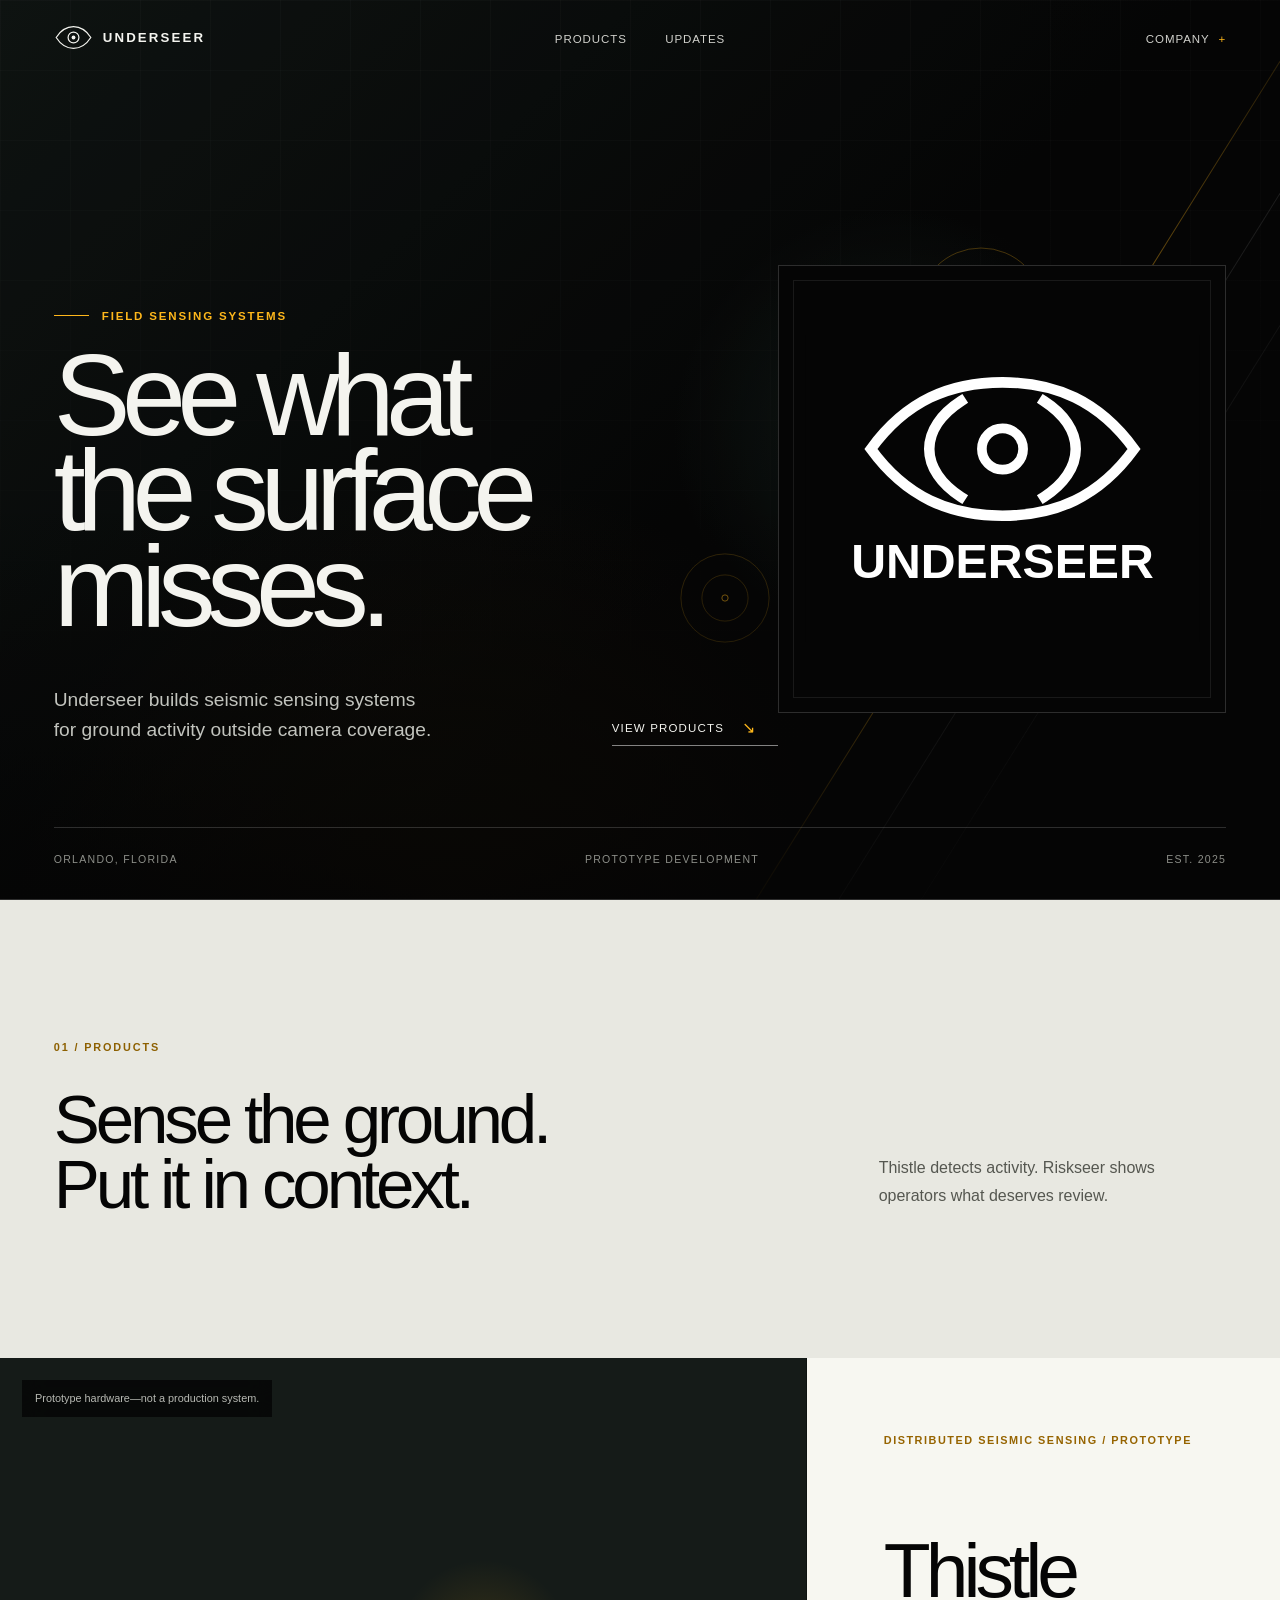
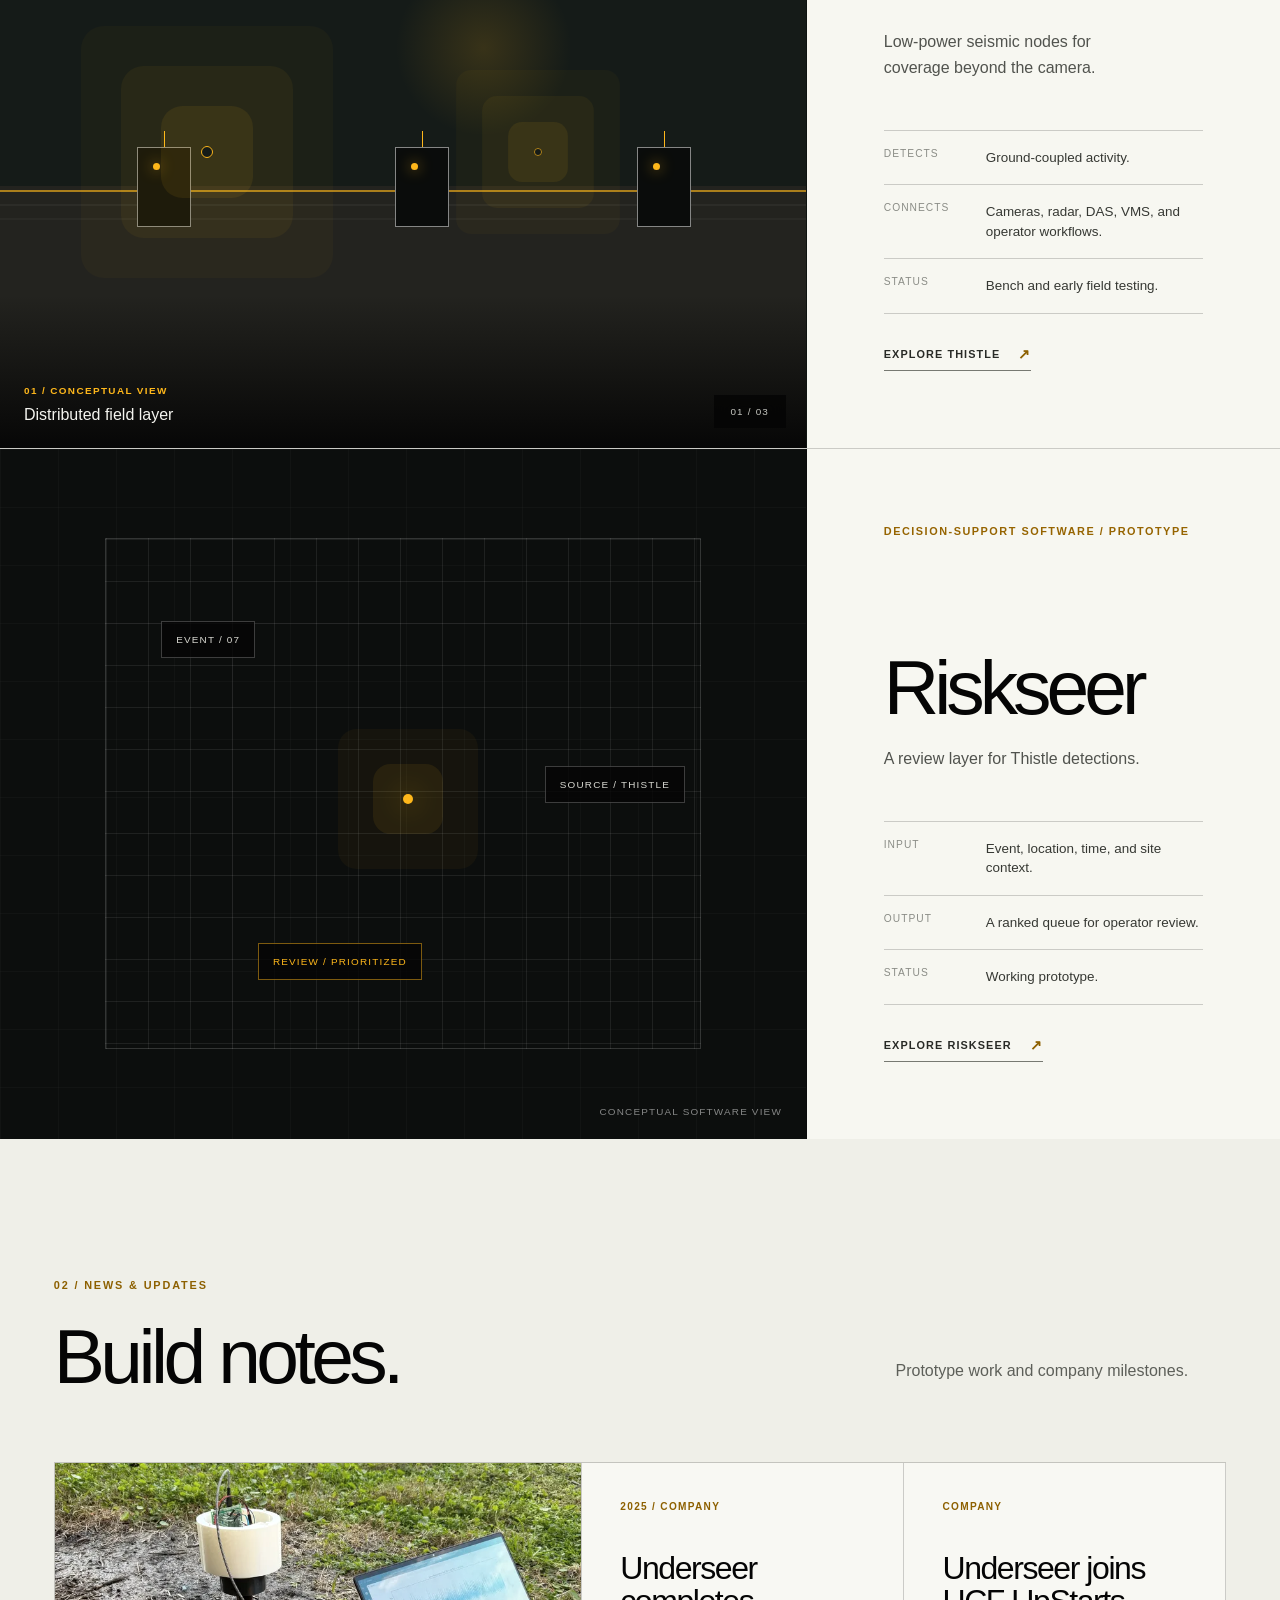
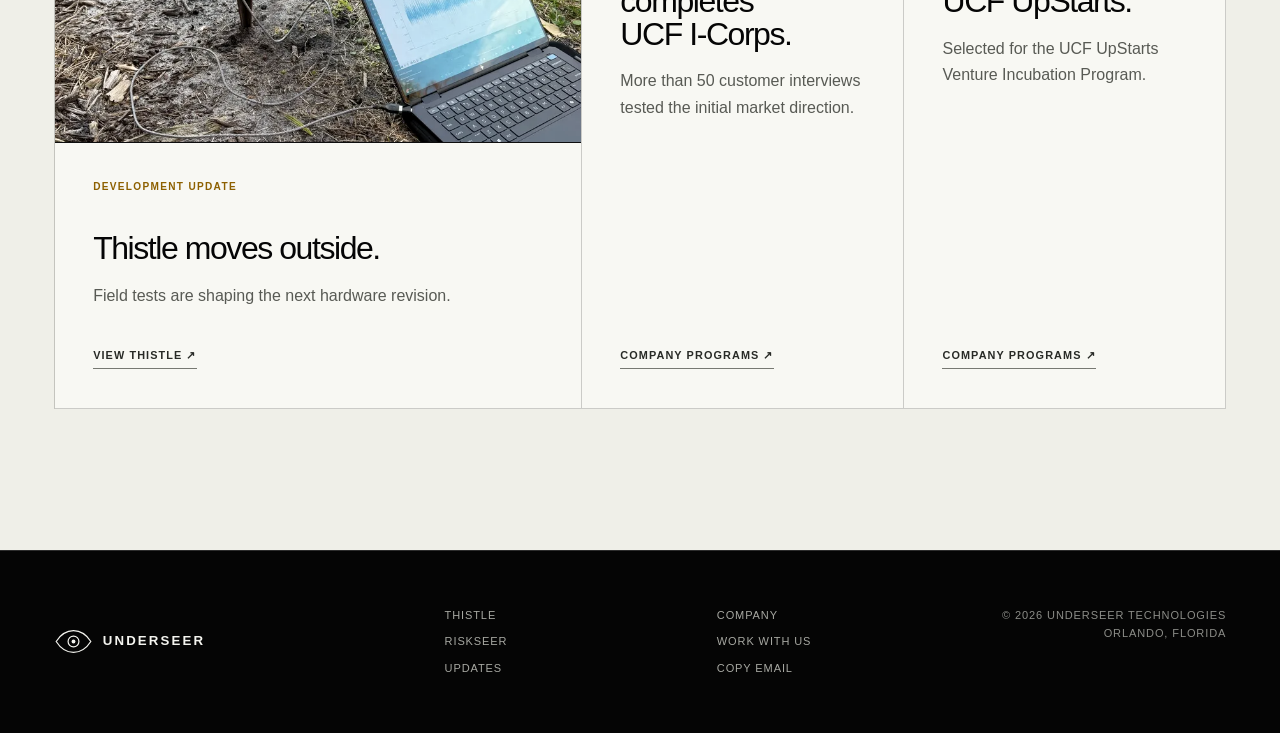
<file: index.html>
<!doctype html>
<html lang="en">
<head>
  <meta charset="utf-8">
  <meta name="viewport" content="width=device-width, initial-scale=1">
  <title>Underseer Technologies | Field Sensing Systems</title>
  <meta name="description" content="Underseer builds seismic sensing hardware and operator software for places cameras cannot cover.">
  <meta name="theme-color" content="#050505">
  <meta property="og:title" content="Underseer Technologies">
  <meta property="og:description" content="Distributed sensing below the line of sight.">
  <meta property="og:type" content="website">
  <meta property="og:url" content="https://underseer-technologies.com/">
  <link rel="canonical" href="https://underseer-technologies.com/">
  <link rel="icon" href="favicon.svg" type="image/svg+xml">
  <link rel="stylesheet" href="styles.css?v=20260718-1">
  <script src="script.js?v=20260716-3" defer></script>
</head>
<body>
  <a class="skip-link" href="#main">Skip to content</a>

  <header class="site-header" data-header>
    <a class="brand" href="index.html" aria-label="Underseer home">
      <svg class="brand-mark" viewBox="0 0 72 48" aria-hidden="true"><path d="M4 24C13 10 24 4 36 4s23 6 32 20c-9 14-20 20-32 20S13 38 4 24Z"/><circle cx="36" cy="24" r="10"/><circle class="brand-pupil" cx="36" cy="24" r="3.5"/></svg>
      <span>Underseer</span>
    </a>

    <button class="menu-toggle" type="button" aria-expanded="false" aria-controls="site-nav" data-menu-toggle><span>Menu</span><i aria-hidden="true"></i></button>

    <nav class="site-nav" id="site-nav" aria-label="Primary navigation" data-nav>
      <a href="#products">Products</a>
      <a href="#updates">Updates</a>
      <a class="mobile-nav-link" href="company.html">Company</a>
      <a class="mobile-nav-link" href="work-with-us.html">Work with us</a>
    </nav>

    <div class="company-menu" data-company-menu>
      <button class="company-toggle" type="button" aria-expanded="false" aria-controls="company-dropdown" data-company-toggle>Company <span aria-hidden="true">+</span></button>
      <div class="company-dropdown" id="company-dropdown" data-company-dropdown>
        <div>
          <span>Company</span>
          <a href="company.html">About Underseer</a>
          <a href="company.html#programs">Programs</a>
          <a href="company.html#contact">Contact</a>
        </div>
        <div>
          <span>Work with us</span>
          <a href="work-with-us.html">Partners &amp; pilots</a>
          <a href="work-with-us.html#opportunities">Opportunities</a>
        </div>
      </div>
    </div>
  </header>

  <main id="main">
    <section class="hero" id="top">
      <div class="hero-field" aria-hidden="true"><span class="scan-line"></span><span class="signal signal-one"></span><span class="signal signal-two"></span><span class="signal signal-three"></span></div>
      <div class="hero-copy">
        <p class="eyebrow"><span></span> Field sensing systems</p>
        <h1>See what the surface misses.</h1>
        <div class="hero-bottom">
          <p>Underseer builds seismic sensing systems for ground activity outside camera coverage.</p>
          <a class="text-link" href="#products">View products <span aria-hidden="true">↘</span></a>
        </div>
      </div>
      <aside class="hero-logo" aria-label="Underseer Technologies"><img src="assets/underseer-logo.svg" alt="Underseer logo"></aside>
      <div class="hero-meta" aria-label="Company status"><span>Orlando, Florida</span><span>Prototype development</span><span>Est. 2025</span></div>
    </section>

    <section class="products" id="products">
      <div class="products-head section-pad">
        <div><div class="section-label">01 / Products</div><h2>Sense the ground.<br>Put it in context.</h2></div>
        <p>Thistle detects activity. Riskseer shows operators what deserves review.</p>
      </div>

      <article class="product-panel product-showcase" id="thistle">
        <div class="product-visual thistle-carousel" data-carousel aria-label="Thistle development gallery">
          <div class="carousel-viewport">
            <figure class="carousel-slide is-active" data-carousel-slide>
              <div class="concept-visual" aria-hidden="true"><div class="ground-line"></div><div class="node node-a"><i></i></div><div class="node node-b"><i></i></div><div class="node node-c"><i></i></div><div class="wake-rings wake-a"></div><div class="wake-rings wake-b"></div></div>
              <figcaption><span>01 / Conceptual view</span><strong>Distributed field layer</strong></figcaption>
            </figure>
            <figure class="carousel-slide prototype-slide" data-carousel-slide>
              <img src="assets/thistle-field-test.webp" width="825" height="1100" loading="lazy" alt="Early Thistle field testbed installed in soil and connected to a laptop displaying signal data">
              <figcaption><span>02 / Early prototype</span><strong>Ground-coupled signal capture</strong></figcaption>
            </figure>
            <figure class="carousel-slide prototype-slide" data-carousel-slide>
              <img src="assets/thistle-bench-test.webp" width="825" height="1100" loading="lazy" alt="Open early Thistle bench prototype with hand-wired electronics in a 3D-printed housing">
              <figcaption><span>03 / Early prototype</span><strong>Architecture and integration work</strong></figcaption>
            </figure>
          </div>
          <div class="carousel-status"><span data-carousel-status aria-live="off">01 / 03</span></div>
          <p class="carousel-disclaimer">Prototype hardware—not a production system.</p>
        </div>
        <div class="product-copy">
          <p class="product-type">Distributed seismic sensing / Prototype</p>
          <h3>Thistle</h3>
          <p class="product-lead">Low-power seismic nodes for coverage beyond the camera.</p>
          <dl>
            <div><dt>Detects</dt><dd>Ground-coupled activity.</dd></div>
            <div><dt>Connects</dt><dd>Cameras, radar, DAS, VMS, and operator workflows.</dd></div>
            <div><dt>Status</dt><dd>Bench and early field testing.</dd></div>
          </dl>
          <a class="product-explore" href="thistle.html">Explore Thistle <span aria-hidden="true">↗</span></a>
        </div>
      </article>

      <article class="product-panel product-showcase" id="riskseer">
        <div class="product-visual risk-visual" aria-label="Riskseer conceptual interface graphic">
          <div class="risk-grid"></div><span class="event event-a">EVENT / 07</span><span class="event event-b">SOURCE / THISTLE</span><span class="event event-c">REVIEW / PRIORITIZED</span><div class="risk-pulse"></div><span class="visual-caption">Conceptual software view</span>
        </div>
        <div class="product-copy">
          <p class="product-type">Decision-support software / Prototype</p>
          <h3>Riskseer</h3>
          <p class="product-lead">A review layer for Thistle detections.</p>
          <dl>
            <div><dt>Input</dt><dd>Event, location, time, and site context.</dd></div>
            <div><dt>Output</dt><dd>A ranked queue for operator review.</dd></div>
            <div><dt>Status</dt><dd>Working prototype.</dd></div>
          </dl>
          <a class="product-explore" href="riskseer.html">Explore Riskseer <span aria-hidden="true">↗</span></a>
        </div>
      </article>
    </section>

    <section class="updates section-pad" id="updates" aria-labelledby="updates-title">
      <div class="updates-head">
        <div><div class="section-label">02 / News &amp; updates</div><h2 id="updates-title">Build notes.</h2></div>
        <p>Prototype work and company milestones.</p>
      </div>
      <div class="update-grid">
        <article class="update-card update-featured">
          <div class="update-image"><img src="assets/thistle-field-test.webp" width="825" height="1100" loading="lazy" alt="Early Thistle sensing testbed collecting data outdoors"></div>
          <div class="update-copy"><span>Development update</span><h3>Thistle moves outside.</h3><p>Field tests are shaping the next hardware revision.</p><a href="thistle.html">View Thistle ↗</a></div>
        </article>
        <article class="update-card">
          <div class="update-copy"><span>2025 / Company</span><h3>Underseer completes UCF I-Corps.</h3><p>More than 50 customer interviews tested the initial market direction.</p><a href="company.html#programs">Company programs ↗</a></div>
        </article>
        <article class="update-card">
          <div class="update-copy"><span>Company</span><h3>Underseer joins UCF UpStarts.</h3><p>Selected for the UCF UpStarts Venture Incubation Program.</p><a href="company.html#programs">Company programs ↗</a></div>
        </article>
      </div>
    </section>
  </main>

  <footer class="site-footer">
    <a class="brand footer-brand" href="#top" aria-label="Back to top"><svg class="brand-mark" viewBox="0 0 72 48" aria-hidden="true"><path d="M4 24C13 10 24 4 36 4s23 6 32 20c-9 14-20 20-32 20S13 38 4 24Z"/><circle cx="36" cy="24" r="10"/><circle class="brand-pupil" cx="36" cy="24" r="3.5"/></svg><span>Underseer</span></a>
    <div class="footer-links"><a href="thistle.html">Thistle</a><a href="riskseer.html">Riskseer</a><a href="#updates">Updates</a></div>
    <div class="footer-links"><a href="company.html">Company</a><a href="work-with-us.html">Work with us</a><button type="button" data-copy-email="silaspowersw2@gmail.com">Copy email</button></div>
    <p class="copyright">© 2026 Underseer Technologies<br>Orlando, Florida</p>
  </footer>
</body>
</html>
</file>
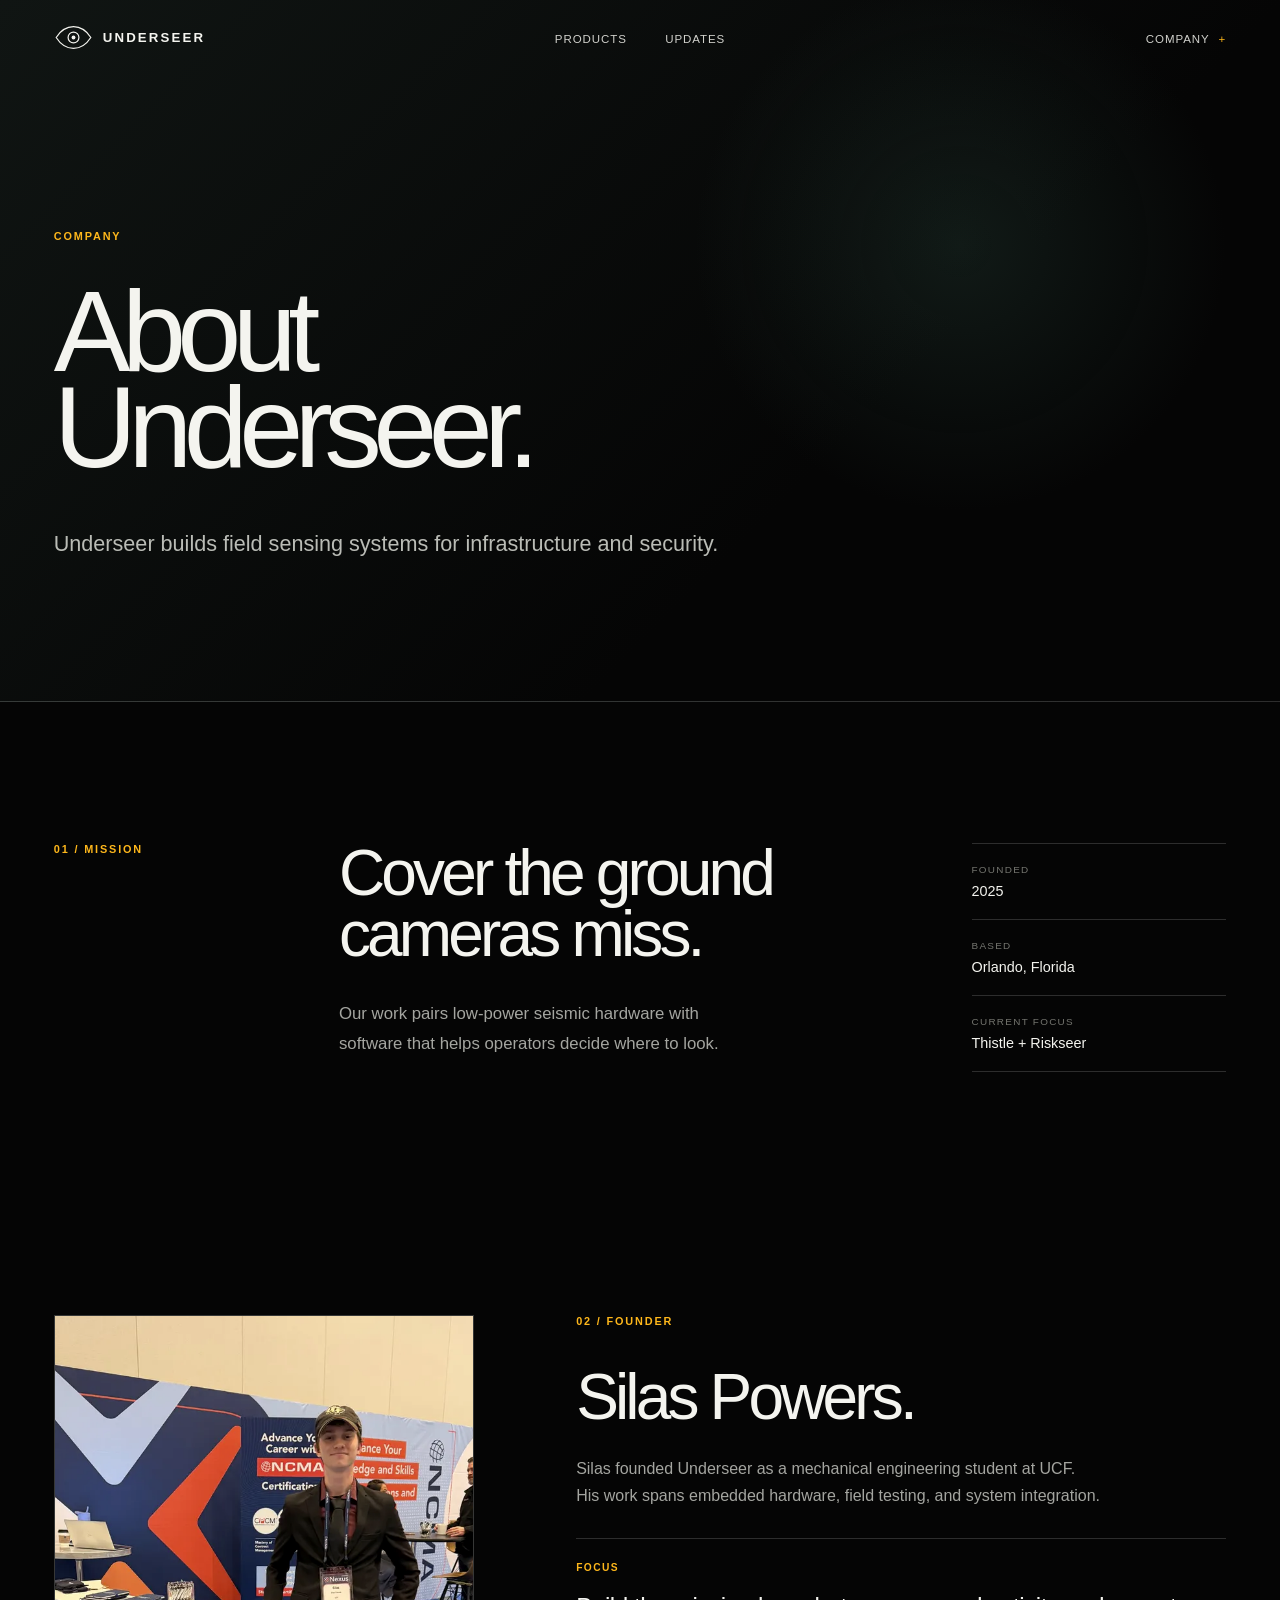
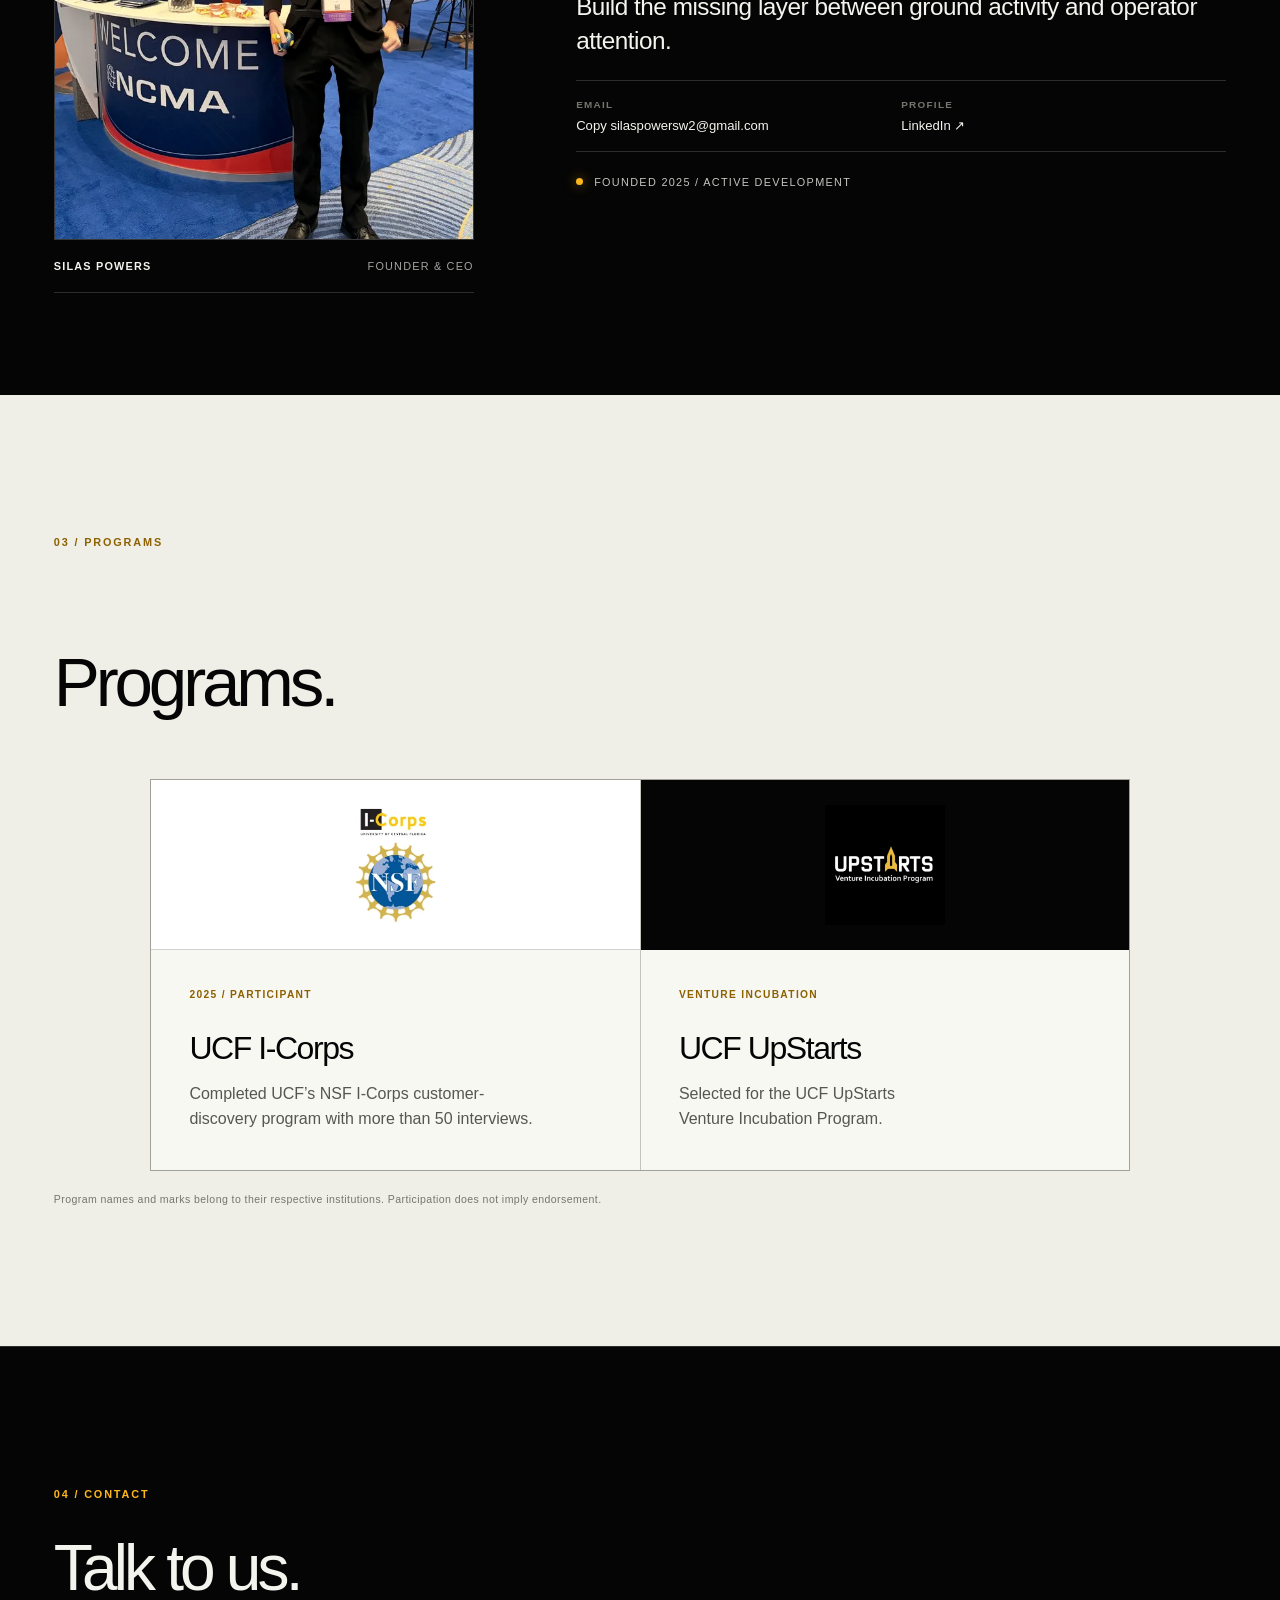
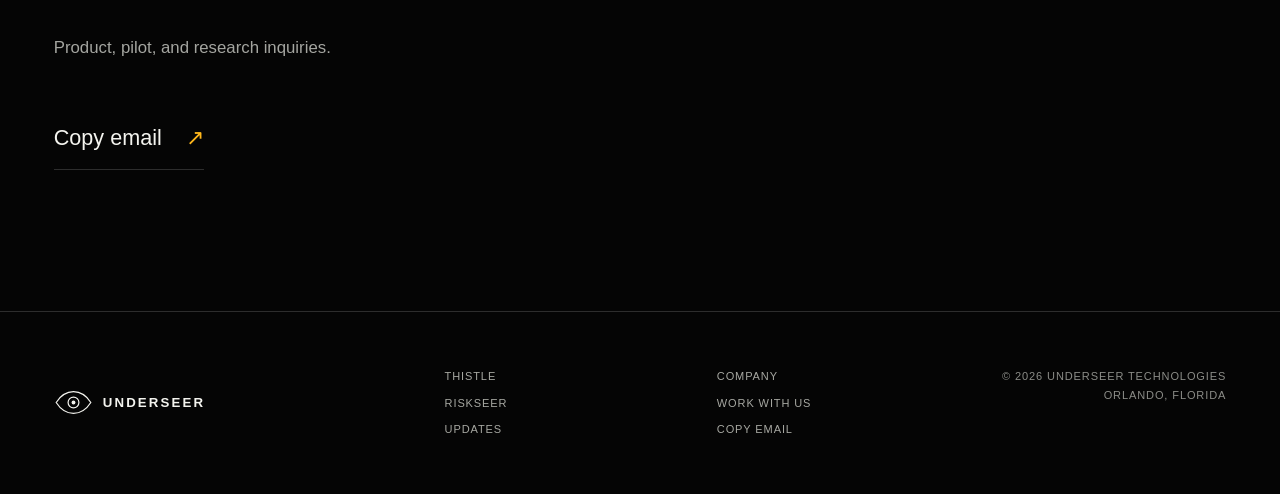
<file: company.html>
<!doctype html>
<html lang="en">
<head>
  <meta charset="utf-8">
  <meta name="viewport" content="width=device-width, initial-scale=1">
  <title>Company | Underseer Technologies</title>
  <meta name="description" content="Underseer Technologies is an Orlando company building field sensing systems.">
  <meta name="theme-color" content="#050505">
  <link rel="canonical" href="https://underseer-technologies.com/company.html">
  <link rel="icon" href="favicon.svg" type="image/svg+xml">
  <link rel="stylesheet" href="styles.css?v=20260718-1">
  <script src="script.js?v=20260716-3" defer></script>
</head>
<body class="interior-page">
  <a class="skip-link" href="#main">Skip to content</a>
  <header class="site-header is-scrolled" data-header>
    <a class="brand" href="index.html" aria-label="Underseer home"><svg class="brand-mark" viewBox="0 0 72 48" aria-hidden="true"><path d="M4 24C13 10 24 4 36 4s23 6 32 20c-9 14-20 20-32 20S13 38 4 24Z"/><circle cx="36" cy="24" r="10"/><circle class="brand-pupil" cx="36" cy="24" r="3.5"/></svg><span>Underseer</span></a>
    <button class="menu-toggle" type="button" aria-expanded="false" aria-controls="site-nav" data-menu-toggle><span>Menu</span><i aria-hidden="true"></i></button>
    <nav class="site-nav" id="site-nav" aria-label="Primary navigation" data-nav><a href="index.html#products">Products</a><a href="index.html#updates">Updates</a><a class="mobile-nav-link" href="company.html">Company</a><a class="mobile-nav-link" href="work-with-us.html">Work with us</a></nav>
    <div class="company-menu" data-company-menu>
      <button class="company-toggle" type="button" aria-expanded="false" aria-controls="company-dropdown" data-company-toggle>Company <span aria-hidden="true">+</span></button>
      <div class="company-dropdown" id="company-dropdown" data-company-dropdown><div><span>Company</span><a href="company.html">About Underseer</a><a href="#programs">Programs</a><a href="#contact">Contact</a></div><div><span>Work with us</span><a href="work-with-us.html">Partners &amp; pilots</a><a href="work-with-us.html#opportunities">Opportunities</a></div></div>
    </div>
  </header>

  <main id="main">
    <section class="page-hero">
      <div class="section-label">Company</div>
      <h1>About Underseer.</h1>
      <p>Underseer builds field sensing systems for infrastructure and security.</p>
    </section>

    <section class="company-overview section-pad" aria-labelledby="mission-title">
      <div class="section-label">01 / Mission</div>
      <div>
        <h2 id="mission-title">Cover the ground cameras miss.</h2>
        <p>Our work pairs low-power seismic hardware with software that helps operators decide where to look.</p>
      </div>
      <dl class="company-facts">
        <div><dt>Founded</dt><dd>2025</dd></div>
        <div><dt>Based</dt><dd>Orlando, Florida</dd></div>
        <div><dt>Current focus</dt><dd>Thistle + Riskseer</dd></div>
      </dl>
    </section>

    <section class="company section-pad" id="founder">
      <figure class="founder-card">
        <div class="founder-portrait"><img src="assets/silas-powers.webp" width="825" height="1100" loading="eager" alt="Silas Powers, founder and CEO of Underseer Technologies"></div>
        <figcaption><strong>Silas Powers</strong><span>Founder &amp; CEO</span></figcaption>
      </figure>
      <div class="company-copy">
        <div class="section-label">02 / Founder</div>
        <h2>Silas Powers.</h2>
        <p>Silas founded Underseer as a mechanical engineering student at UCF. His work spans embedded hardware, field testing, and system integration.</p>
        <blockquote><span>Focus</span> Build the missing layer between ground activity and operator attention.</blockquote>
        <div class="founder-links" aria-label="Silas Powers contact links"><button type="button" data-copy-email="silaspowersw2@gmail.com"><span>Email</span>Copy silaspowersw2@gmail.com</button><a href="https://www.linkedin.com/in/silas-powers-b28302380" target="_blank" rel="noopener noreferrer"><span>Profile</span>LinkedIn ↗</a></div>
        <div class="company-status"><span></span> Founded 2025 / Active development</div>
      </div>
    </section>

    <section class="programs section-pad" id="programs" aria-labelledby="programs-title">
      <div class="programs-intro"><div class="section-label">03 / Programs</div><h2 id="programs-title">Programs.</h2></div>
      <div class="program-grid">
        <article class="program-card"><div class="program-logo program-logo-light"><img src="assets/ucf-icorps.webp" width="261" height="353" loading="lazy" alt="UCF I-Corps and National Science Foundation logos"></div><div class="program-card-copy"><span>2025 / Participant</span><h3>UCF I-Corps</h3><p>Completed UCF’s NSF I-Corps customer-discovery program with more than 50 interviews.</p></div></article>
        <article class="program-card"><div class="program-logo program-logo-dark"><img src="assets/ucf-upstarts.webp" width="800" height="800" loading="lazy" alt="UCF UpStarts Venture Incubation Program logo"></div><div class="program-card-copy"><span>Venture incubation</span><h3>UCF UpStarts</h3><p>Selected for the UCF UpStarts Venture Incubation Program.</p></div></article>
      </div>
      <p class="program-note">Program names and marks belong to their respective institutions. Participation does not imply endorsement.</p>
    </section>

    <section class="contact-band section-pad" id="contact">
      <div class="section-label">04 / Contact</div>
      <h2>Talk to us.</h2>
      <p>Product, pilot, and research inquiries.</p>
      <button class="contact-link" type="button" data-copy-email="silaspowersw2@gmail.com">Copy email <span aria-hidden="true">↗</span></button>
    </section>
  </main>

  <footer class="site-footer"><a class="brand footer-brand" href="index.html"><svg class="brand-mark" viewBox="0 0 72 48" aria-hidden="true"><path d="M4 24C13 10 24 4 36 4s23 6 32 20c-9 14-20 20-32 20S13 38 4 24Z"/><circle cx="36" cy="24" r="10"/><circle class="brand-pupil" cx="36" cy="24" r="3.5"/></svg><span>Underseer</span></a><div class="footer-links"><a href="thistle.html">Thistle</a><a href="riskseer.html">Riskseer</a><a href="index.html#updates">Updates</a></div><div class="footer-links"><a href="company.html">Company</a><a href="work-with-us.html">Work with us</a><button type="button" data-copy-email="silaspowersw2@gmail.com">Copy email</button></div><p class="copyright">© 2026 Underseer Technologies<br>Orlando, Florida</p></footer>
</body>
</html>
</file>
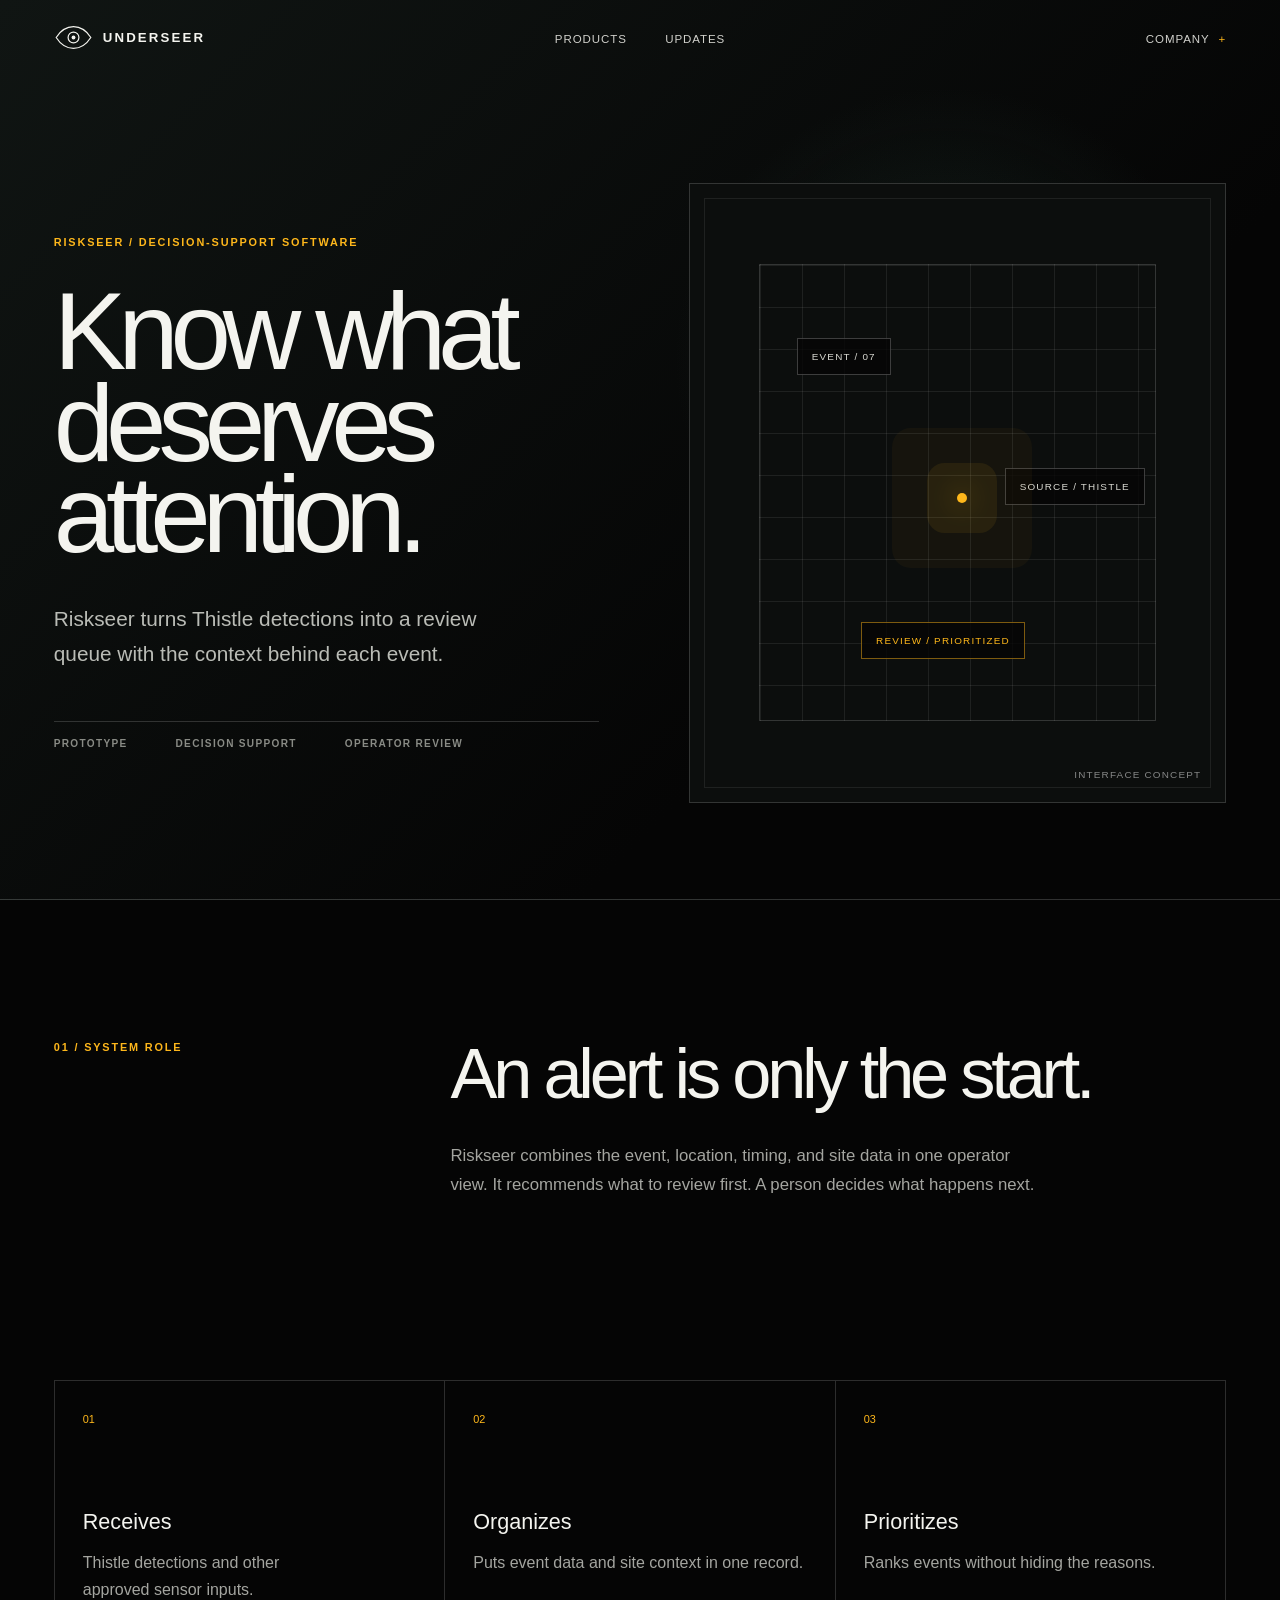
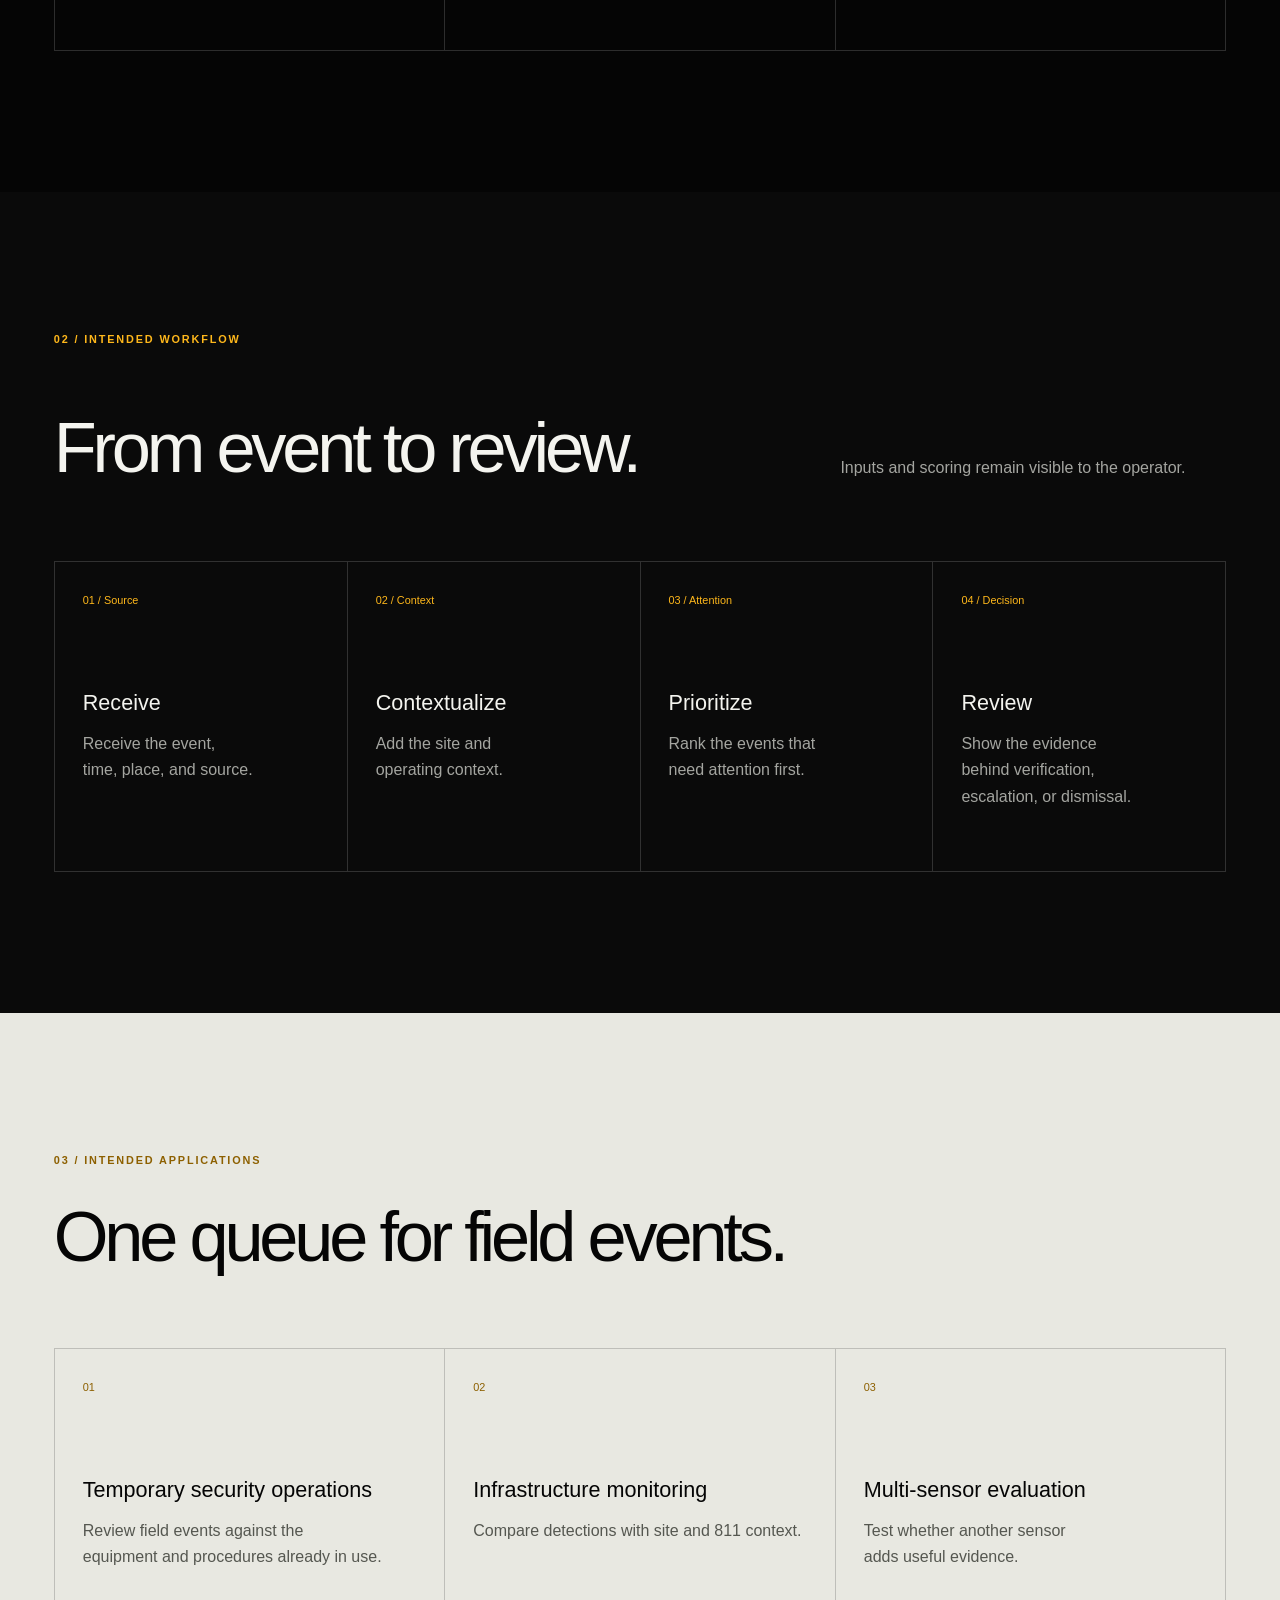
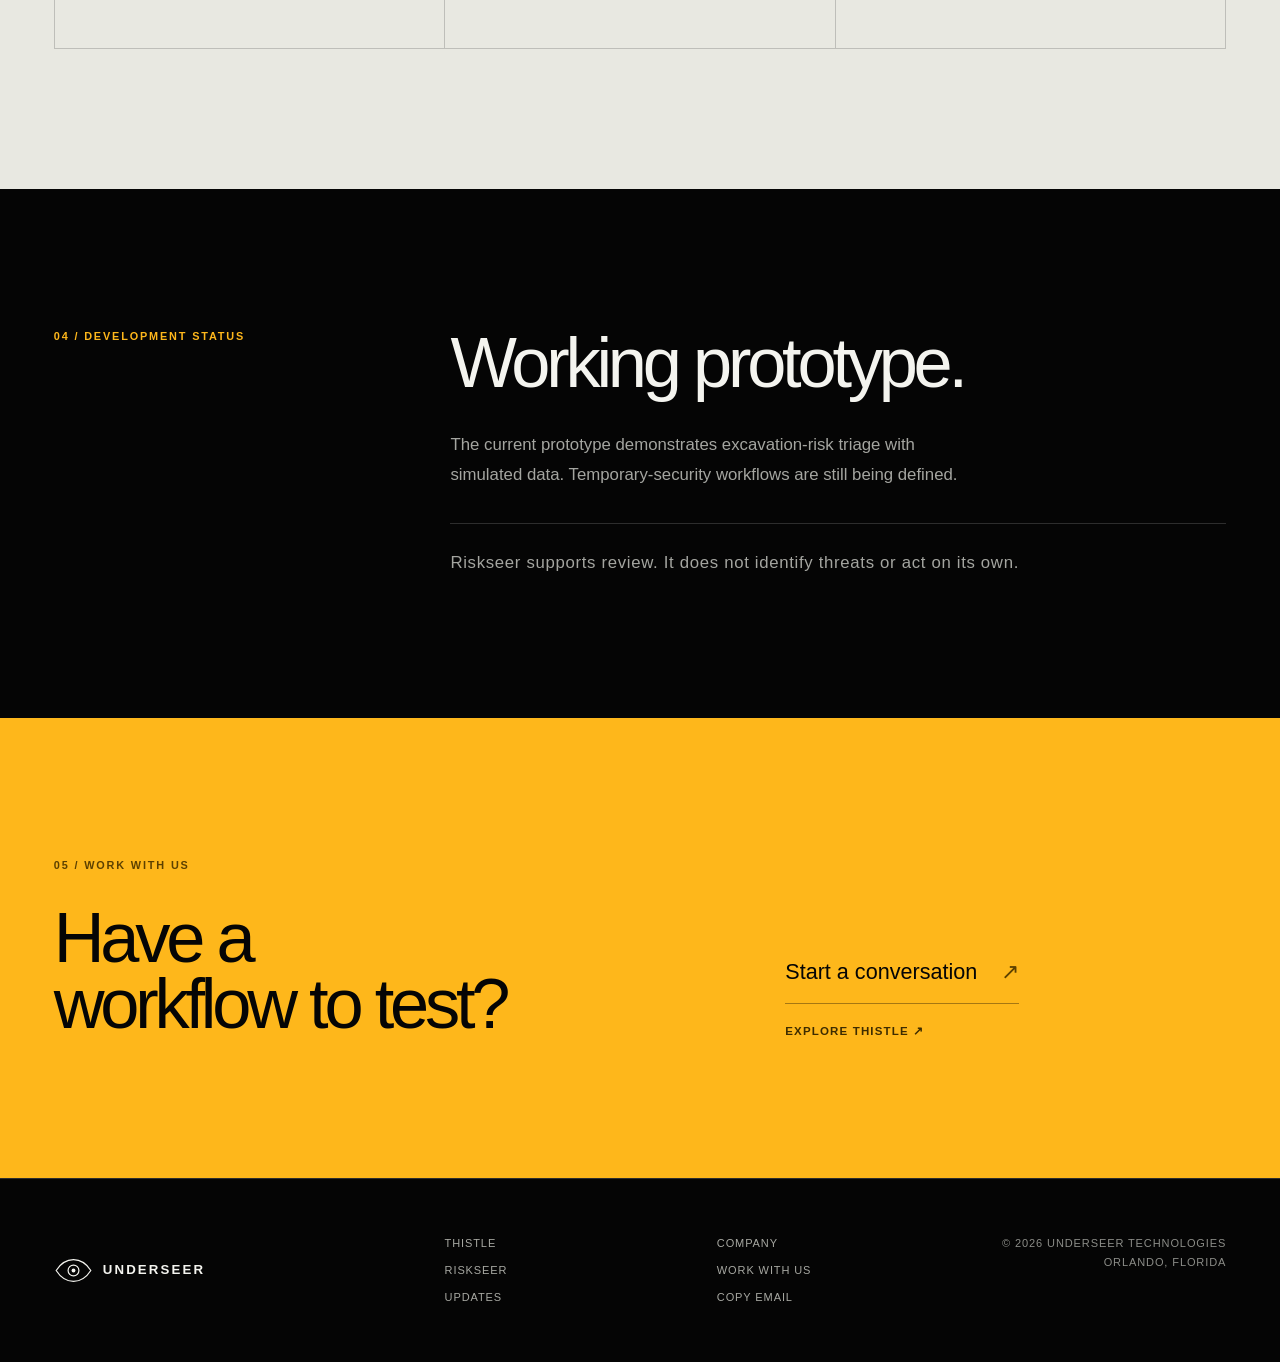
<file: riskseer.html>
<!doctype html>
<html lang="en">
<head>
  <meta charset="utf-8">
  <meta name="viewport" content="width=device-width, initial-scale=1">
  <title>Riskseer | Underseer Technologies</title>
  <meta name="description" content="Riskseer puts Thistle detections in context and ranks them for operator review.">
  <meta name="theme-color" content="#050505">
  <meta property="og:title" content="Riskseer | Underseer Technologies">
  <meta property="og:description" content="Event review and prioritization for the Thistle sensing network.">
  <meta property="og:type" content="website">
  <meta property="og:url" content="https://underseer-technologies.com/riskseer.html">
  <link rel="canonical" href="https://underseer-technologies.com/riskseer.html">
  <link rel="icon" href="favicon.svg" type="image/svg+xml">
  <link rel="stylesheet" href="styles.css?v=20260718-1">
  <script src="script.js?v=20260716-3" defer></script>
</head>
<body class="interior-page product-detail-page">
  <a class="skip-link" href="#main">Skip to content</a>

  <header class="site-header is-scrolled" data-header>
    <a class="brand" href="index.html" aria-label="Underseer home"><svg class="brand-mark" viewBox="0 0 72 48" aria-hidden="true"><path d="M4 24C13 10 24 4 36 4s23 6 32 20c-9 14-20 20-32 20S13 38 4 24Z"/><circle cx="36" cy="24" r="10"/><circle class="brand-pupil" cx="36" cy="24" r="3.5"/></svg><span>Underseer</span></a>
    <button class="menu-toggle" type="button" aria-expanded="false" aria-controls="site-nav" data-menu-toggle><span>Menu</span><i aria-hidden="true"></i></button>
    <nav class="site-nav" id="site-nav" aria-label="Primary navigation" data-nav><a href="index.html#products">Products</a><a href="index.html#updates">Updates</a><a class="mobile-nav-link" href="company.html">Company</a><a class="mobile-nav-link" href="work-with-us.html">Work with us</a></nav>
    <div class="company-menu" data-company-menu><button class="company-toggle" type="button" aria-expanded="false" aria-controls="company-dropdown" data-company-toggle>Company <span aria-hidden="true">+</span></button><div class="company-dropdown" id="company-dropdown" data-company-dropdown><div><span>Company</span><a href="company.html">About Underseer</a><a href="company.html#programs">Programs</a><a href="company.html#contact">Contact</a></div><div><span>Work with us</span><a href="work-with-us.html">Partners &amp; pilots</a><a href="work-with-us.html#opportunities">Opportunities</a></div></div></div>
  </header>

  <main id="main">
    <section class="product-detail-hero">
      <div class="product-detail-hero-copy">
        <div class="section-label">Riskseer / Decision-support software</div>
        <h1>Know what deserves attention.</h1>
        <p>Riskseer turns Thistle detections into a review queue with the context behind each event.</p>
        <div class="product-detail-meta" aria-label="Product status"><span>Prototype</span><span>Decision support</span><span>Operator review</span></div>
      </div>
      <div class="product-detail-visual risk-visual" role="img" aria-label="Conceptual Riskseer event view showing a Thistle event prioritized for review">
        <div class="risk-grid"></div><span class="event event-a">EVENT / 07</span><span class="event event-b">SOURCE / THISTLE</span><span class="event event-c">REVIEW / PRIORITIZED</span><div class="risk-pulse"></div><span class="visual-caption">Interface concept</span>
      </div>
    </section>

    <section class="detail-section detail-intro" aria-labelledby="riskseer-role">
      <div class="section-label">01 / System role</div>
      <div class="detail-intro-copy">
        <h2 id="riskseer-role">An alert is only the start.</h2>
        <p>Riskseer combines the event, location, timing, and site data in one operator view. It recommends what to review first. A person decides what happens next.</p>
      </div>
      <div class="detail-facts">
        <article><span>01</span><h3>Receives</h3><p>Thistle detections and other approved sensor inputs.</p></article>
        <article><span>02</span><h3>Organizes</h3><p>Puts event data and site context in one record.</p></article>
        <article><span>03</span><h3>Prioritizes</h3><p>Ranks events without hiding the reasons.</p></article>
      </div>
    </section>

    <section class="detail-section detail-flow" aria-labelledby="riskseer-flow">
      <div class="detail-flow-head">
        <div class="section-label">02 / Intended workflow</div>
        <h2 id="riskseer-flow">From event to review.</h2>
        <p>Inputs and scoring remain visible to the operator.</p>
      </div>
      <div class="detail-flow-grid">
        <article><span>01 / Source</span><h3>Receive</h3><p>Receive the event, time, place, and source.</p></article>
        <article><span>02 / Context</span><h3>Contextualize</h3><p>Add the site and operating context.</p></article>
        <article><span>03 / Attention</span><h3>Prioritize</h3><p>Rank the events that need attention first.</p></article>
        <article><span>04 / Decision</span><h3>Review</h3><p>Show the evidence behind verification, escalation, or dismissal.</p></article>
      </div>
    </section>

    <section class="detail-section detail-use" aria-labelledby="riskseer-use">
      <div class="section-label">03 / Intended applications</div>
      <h2 id="riskseer-use">One queue for field events.</h2>
      <div class="detail-use-grid">
        <article><span>01</span><h3>Temporary security operations</h3><p>Review field events against the equipment and procedures already in use.</p></article>
        <article><span>02</span><h3>Infrastructure monitoring</h3><p>Compare detections with site and 811 context.</p></article>
        <article><span>03</span><h3>Multi-sensor evaluation</h3><p>Test whether another sensor adds useful evidence.</p></article>
      </div>
    </section>

    <section class="detail-section detail-status" aria-labelledby="riskseer-status">
      <div class="section-label">04 / Development status</div>
      <div class="detail-status-copy">
        <h2 id="riskseer-status">Working prototype.</h2>
        <p>The current prototype demonstrates excavation-risk triage with simulated data. Temporary-security workflows are still being defined.</p>
        <p class="detail-status-note">Riskseer supports review. It does not identify threats or act on its own.</p>
      </div>
    </section>

    <section class="detail-section product-next">
      <div><div class="section-label">05 / Work with us</div><h2>Have a workflow to test?</h2></div>
      <div class="product-next-actions"><a class="contact-link" href="work-with-us.html">Start a conversation <span aria-hidden="true">↗</span></a><a class="product-next-secondary" href="thistle.html">Explore Thistle ↗</a></div>
    </section>
  </main>

  <footer class="site-footer"><a class="brand footer-brand" href="index.html"><svg class="brand-mark" viewBox="0 0 72 48" aria-hidden="true"><path d="M4 24C13 10 24 4 36 4s23 6 32 20c-9 14-20 20-32 20S13 38 4 24Z"/><circle cx="36" cy="24" r="10"/><circle class="brand-pupil" cx="36" cy="24" r="3.5"/></svg><span>Underseer</span></a><div class="footer-links"><a href="thistle.html">Thistle</a><a href="riskseer.html">Riskseer</a><a href="index.html#updates">Updates</a></div><div class="footer-links"><a href="company.html">Company</a><a href="work-with-us.html">Work with us</a><button type="button" data-copy-email="silaspowersw2@gmail.com">Copy email</button></div><p class="copyright">© 2026 Underseer Technologies<br>Orlando, Florida</p></footer>
</body>
</html>
</file>
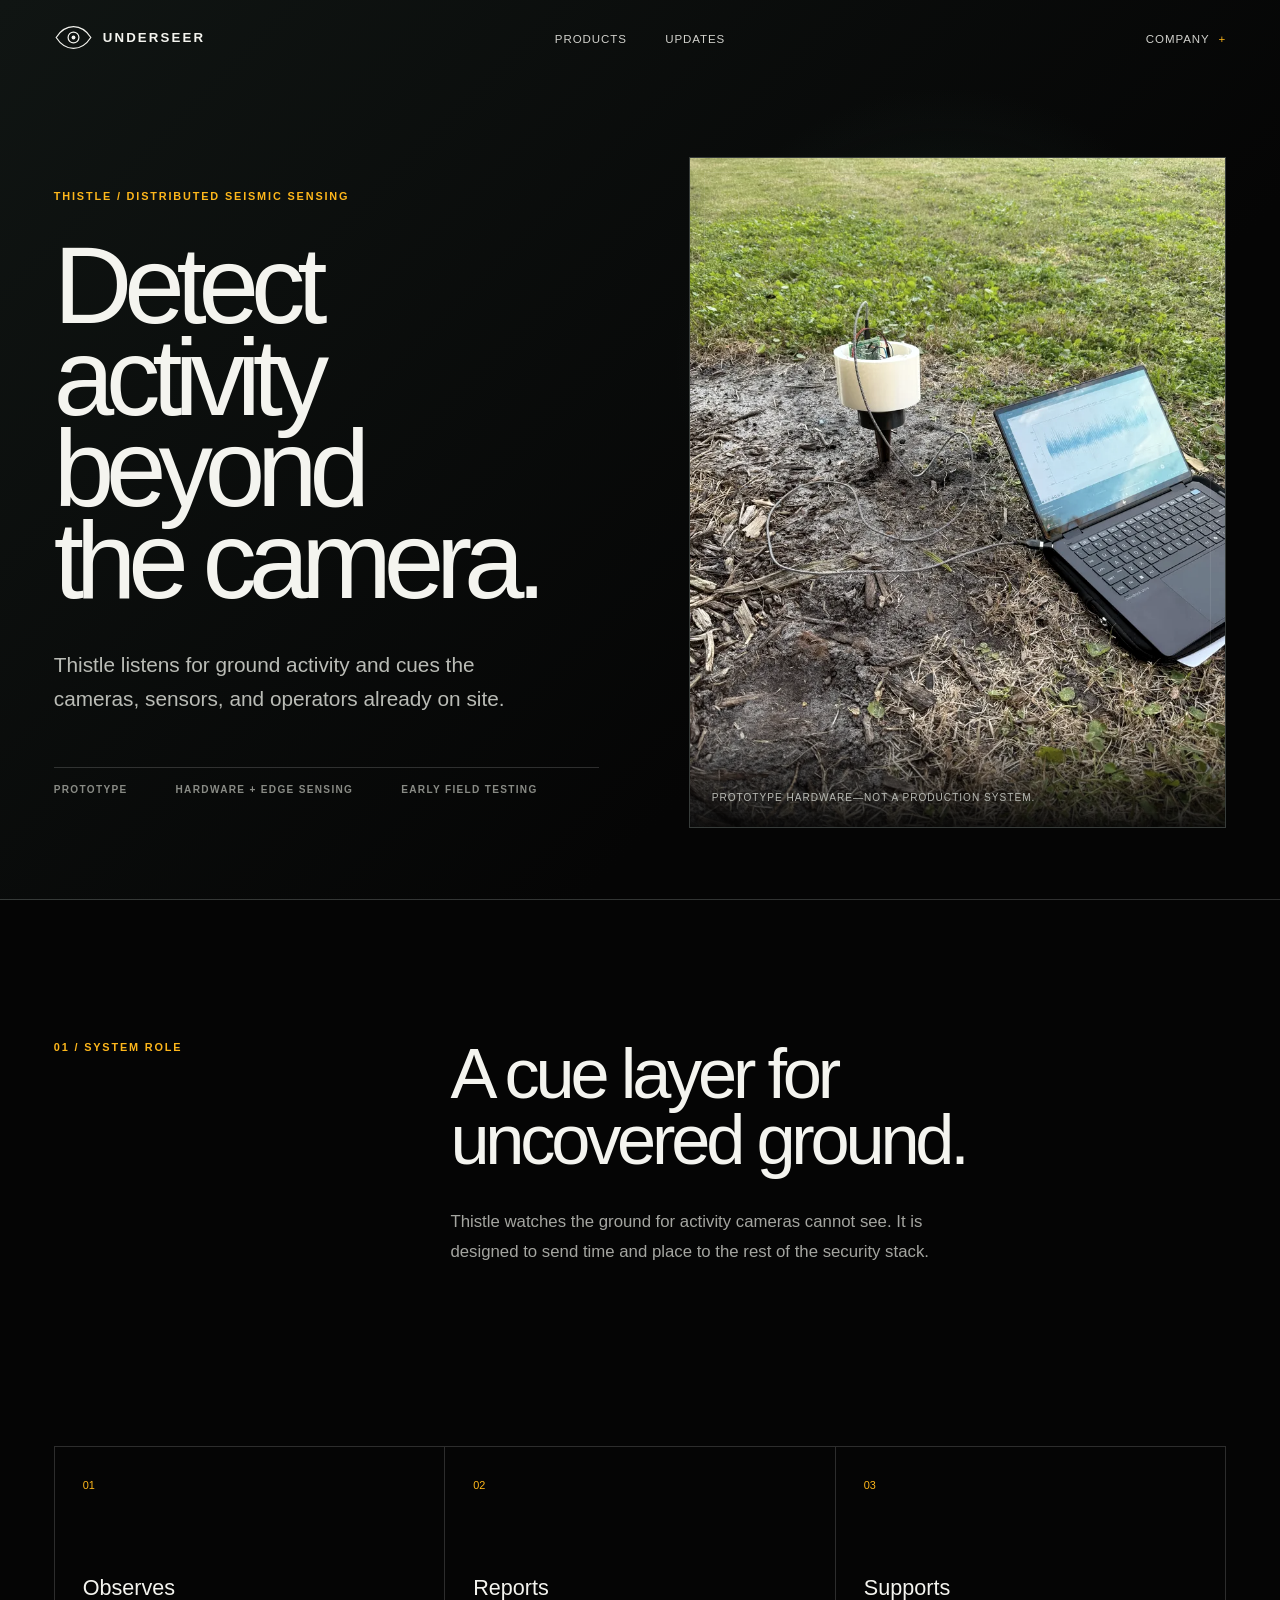
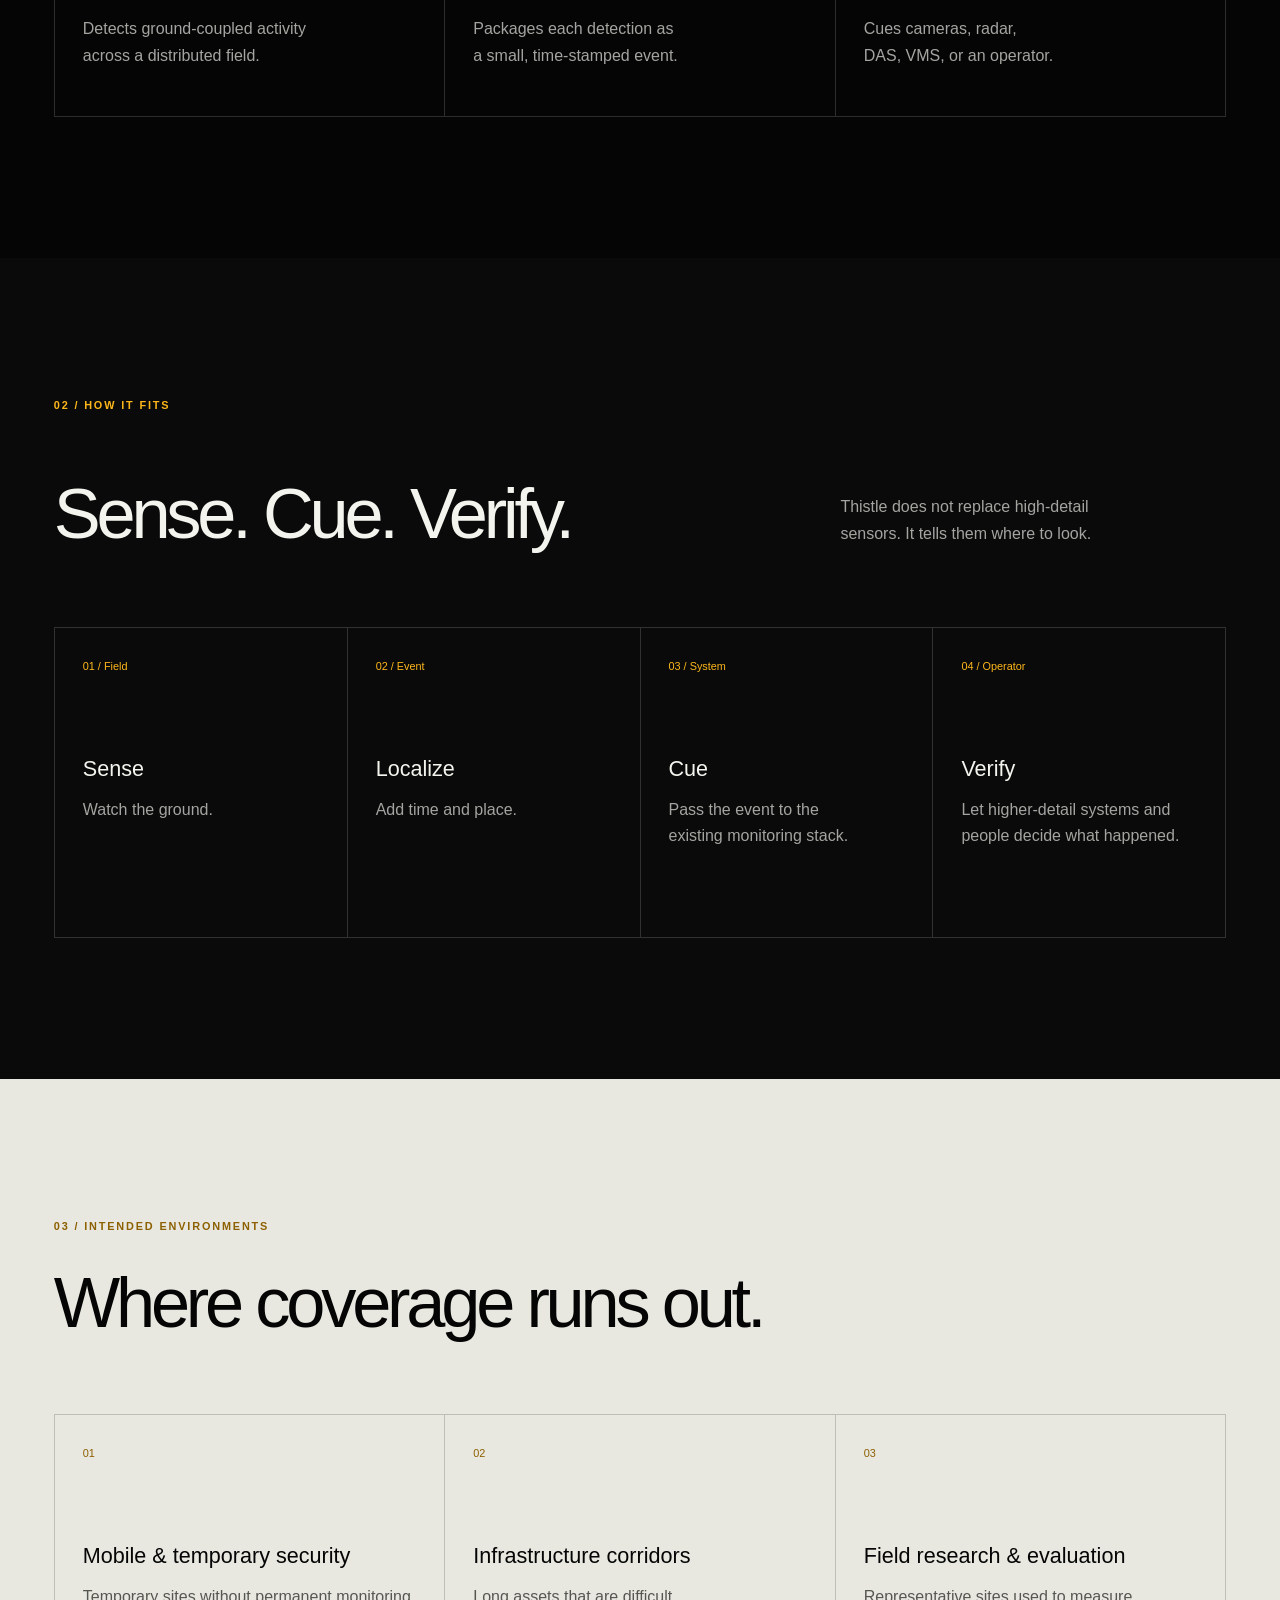
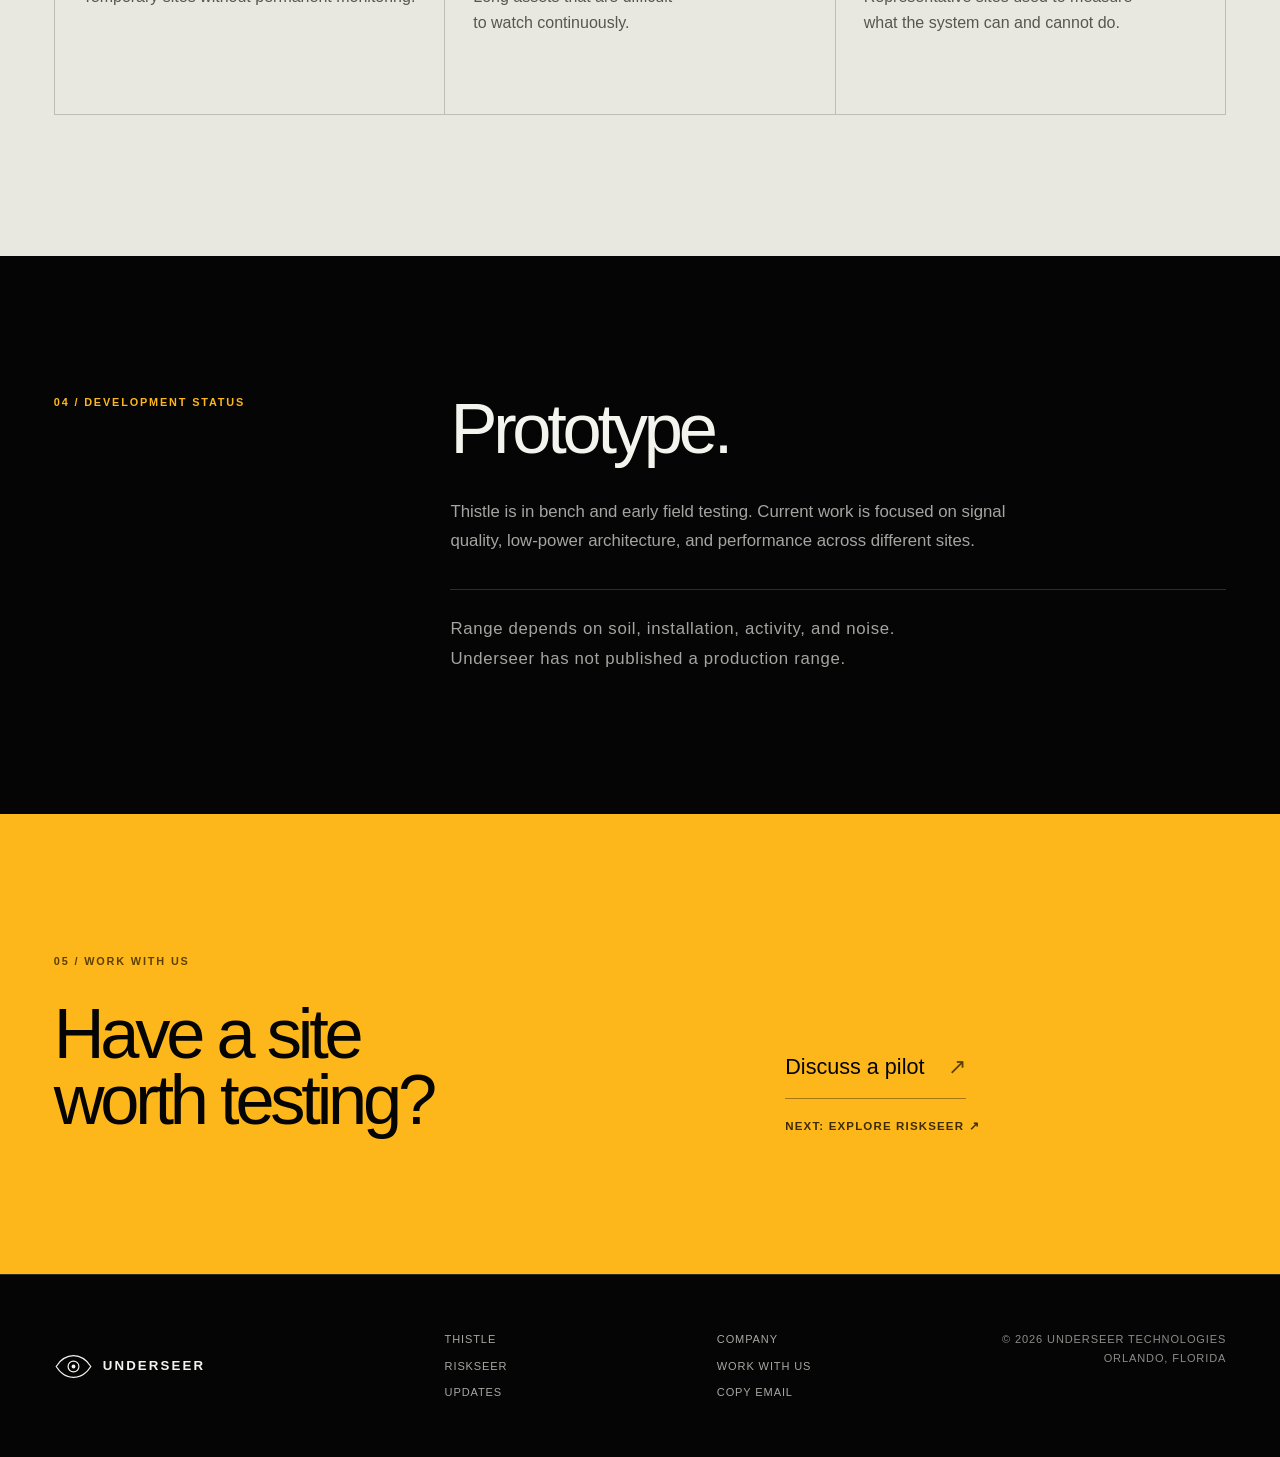
<file: thistle.html>
<!doctype html>
<html lang="en">
<head>
  <meta charset="utf-8">
  <meta name="viewport" content="width=device-width, initial-scale=1">
  <title>Thistle | Underseer Technologies</title>
  <meta name="description" content="Thistle is a distributed seismic sensing prototype for detecting ground activity and cueing existing monitoring systems.">
  <meta name="theme-color" content="#050505">
  <meta property="og:title" content="Thistle | Underseer Technologies">
  <meta property="og:description" content="Distributed seismic sensing for coverage beyond the camera.">
  <meta property="og:type" content="website">
  <meta property="og:url" content="https://underseer-technologies.com/thistle.html">
  <link rel="canonical" href="https://underseer-technologies.com/thistle.html">
  <link rel="icon" href="favicon.svg" type="image/svg+xml">
  <link rel="stylesheet" href="styles.css?v=20260718-1">
  <script src="script.js?v=20260716-3" defer></script>
</head>
<body class="interior-page product-detail-page">
  <a class="skip-link" href="#main">Skip to content</a>

  <header class="site-header is-scrolled" data-header>
    <a class="brand" href="index.html" aria-label="Underseer home"><svg class="brand-mark" viewBox="0 0 72 48" aria-hidden="true"><path d="M4 24C13 10 24 4 36 4s23 6 32 20c-9 14-20 20-32 20S13 38 4 24Z"/><circle cx="36" cy="24" r="10"/><circle class="brand-pupil" cx="36" cy="24" r="3.5"/></svg><span>Underseer</span></a>
    <button class="menu-toggle" type="button" aria-expanded="false" aria-controls="site-nav" data-menu-toggle><span>Menu</span><i aria-hidden="true"></i></button>
    <nav class="site-nav" id="site-nav" aria-label="Primary navigation" data-nav><a href="index.html#products">Products</a><a href="index.html#updates">Updates</a><a class="mobile-nav-link" href="company.html">Company</a><a class="mobile-nav-link" href="work-with-us.html">Work with us</a></nav>
    <div class="company-menu" data-company-menu><button class="company-toggle" type="button" aria-expanded="false" aria-controls="company-dropdown" data-company-toggle>Company <span aria-hidden="true">+</span></button><div class="company-dropdown" id="company-dropdown" data-company-dropdown><div><span>Company</span><a href="company.html">About Underseer</a><a href="company.html#programs">Programs</a><a href="company.html#contact">Contact</a></div><div><span>Work with us</span><a href="work-with-us.html">Partners &amp; pilots</a><a href="work-with-us.html#opportunities">Opportunities</a></div></div></div>
  </header>

  <main id="main">
    <section class="product-detail-hero">
      <div class="product-detail-hero-copy">
        <div class="section-label">Thistle / Distributed seismic sensing</div>
        <h1>Detect activity beyond the camera.</h1>
        <p>Thistle listens for ground activity and cues the cameras, sensors, and operators already on site.</p>
        <div class="product-detail-meta" aria-label="Product status"><span>Prototype</span><span>Hardware + edge sensing</span><span>Early field testing</span></div>
      </div>
      <figure class="product-detail-image">
        <img src="assets/thistle-field-test.webp" width="825" height="1100" alt="Early Thistle field testbed installed in soil beside a laptop displaying signal data">
        <figcaption>Prototype hardware—not a production system.</figcaption>
      </figure>
    </section>

    <section class="detail-section detail-intro" aria-labelledby="thistle-role">
      <div class="section-label">01 / System role</div>
      <div class="detail-intro-copy">
        <h2 id="thistle-role">A cue layer for uncovered ground.</h2>
        <p>Thistle watches the ground for activity cameras cannot see. It is designed to send time and place to the rest of the security stack.</p>
      </div>
      <div class="detail-facts">
        <article><span>01</span><h3>Observes</h3><p>Detects ground-coupled activity across a distributed field.</p></article>
        <article><span>02</span><h3>Reports</h3><p>Packages each detection as a small, time-stamped event.</p></article>
        <article><span>03</span><h3>Supports</h3><p>Cues cameras, radar, DAS, VMS, or an operator.</p></article>
      </div>
    </section>

    <section class="detail-section detail-flow" aria-labelledby="thistle-flow">
      <div class="detail-flow-head">
        <div class="section-label">02 / How it fits</div>
        <h2 id="thistle-flow">Sense. Cue. Verify.</h2>
        <p>Thistle does not replace high-detail sensors. It tells them where to look.</p>
      </div>
      <div class="detail-flow-grid">
        <article><span>01 / Field</span><h3>Sense</h3><p>Watch the ground.</p></article>
        <article><span>02 / Event</span><h3>Localize</h3><p>Add time and place.</p></article>
        <article><span>03 / System</span><h3>Cue</h3><p>Pass the event to the existing monitoring stack.</p></article>
        <article><span>04 / Operator</span><h3>Verify</h3><p>Let higher-detail systems and people decide what happened.</p></article>
      </div>
    </section>

    <section class="detail-section detail-use" aria-labelledby="thistle-use">
      <div class="section-label">03 / Intended environments</div>
      <h2 id="thistle-use">Where coverage runs out.</h2>
      <div class="detail-use-grid">
        <article><span>01</span><h3>Mobile &amp; temporary security</h3><p>Temporary sites without permanent monitoring.</p></article>
        <article><span>02</span><h3>Infrastructure corridors</h3><p>Long assets that are difficult to watch continuously.</p></article>
        <article><span>03</span><h3>Field research &amp; evaluation</h3><p>Representative sites used to measure what the system can and cannot do.</p></article>
      </div>
    </section>

    <section class="detail-section detail-status" aria-labelledby="thistle-status">
      <div class="section-label">04 / Development status</div>
      <div class="detail-status-copy">
        <h2 id="thistle-status">Prototype.</h2>
        <p>Thistle is in bench and early field testing. Current work is focused on signal quality, low-power architecture, and performance across different sites.</p>
        <p class="detail-status-note">Range depends on soil, installation, activity, and noise. Underseer has not published a production range.</p>
      </div>
    </section>

    <section class="detail-section product-next">
      <div><div class="section-label">05 / Work with us</div><h2>Have a site worth testing?</h2></div>
      <div class="product-next-actions"><a class="contact-link" href="work-with-us.html">Discuss a pilot <span aria-hidden="true">↗</span></a><a class="product-next-secondary" href="riskseer.html">Next: Explore Riskseer ↗</a></div>
    </section>
  </main>

  <footer class="site-footer"><a class="brand footer-brand" href="index.html"><svg class="brand-mark" viewBox="0 0 72 48" aria-hidden="true"><path d="M4 24C13 10 24 4 36 4s23 6 32 20c-9 14-20 20-32 20S13 38 4 24Z"/><circle cx="36" cy="24" r="10"/><circle class="brand-pupil" cx="36" cy="24" r="3.5"/></svg><span>Underseer</span></a><div class="footer-links"><a href="thistle.html">Thistle</a><a href="riskseer.html">Riskseer</a><a href="index.html#updates">Updates</a></div><div class="footer-links"><a href="company.html">Company</a><a href="work-with-us.html">Work with us</a><button type="button" data-copy-email="silaspowersw2@gmail.com">Copy email</button></div><p class="copyright">© 2026 Underseer Technologies<br>Orlando, Florida</p></footer>
</body>
</html>
</file>
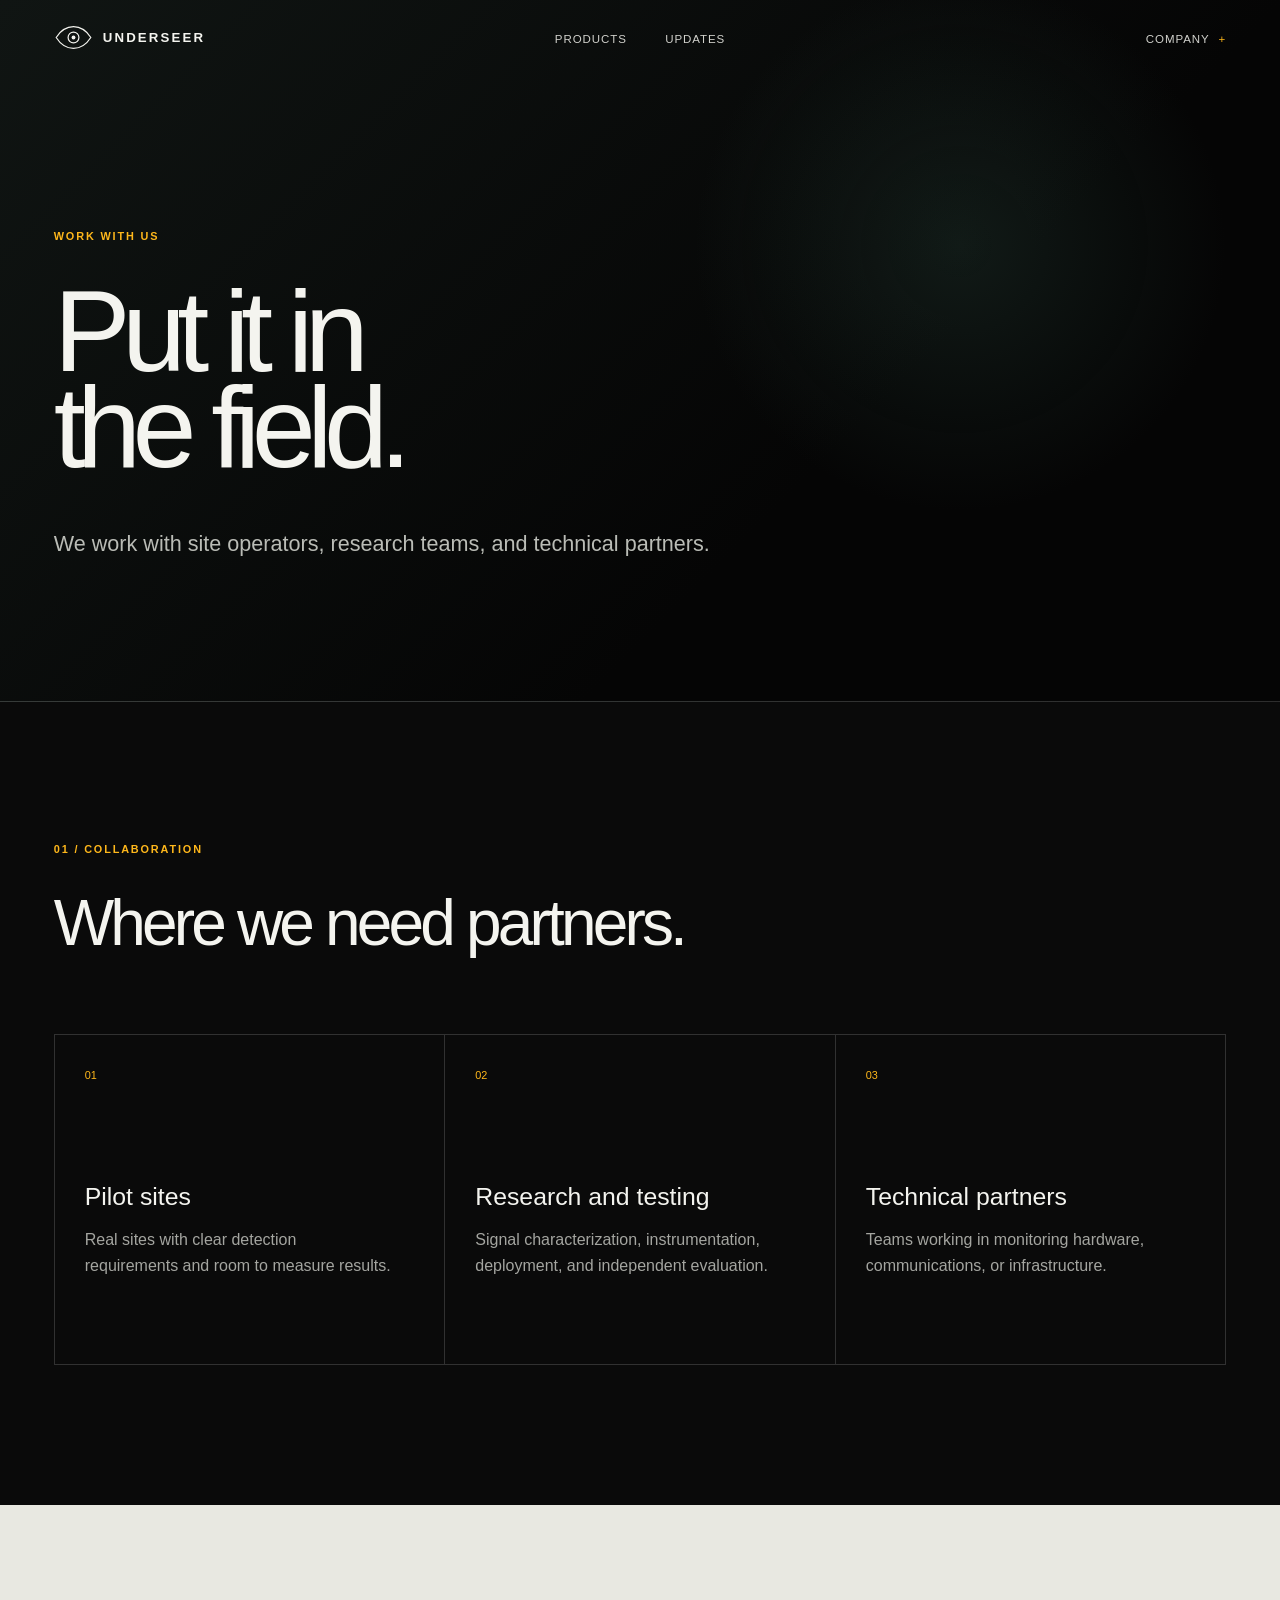
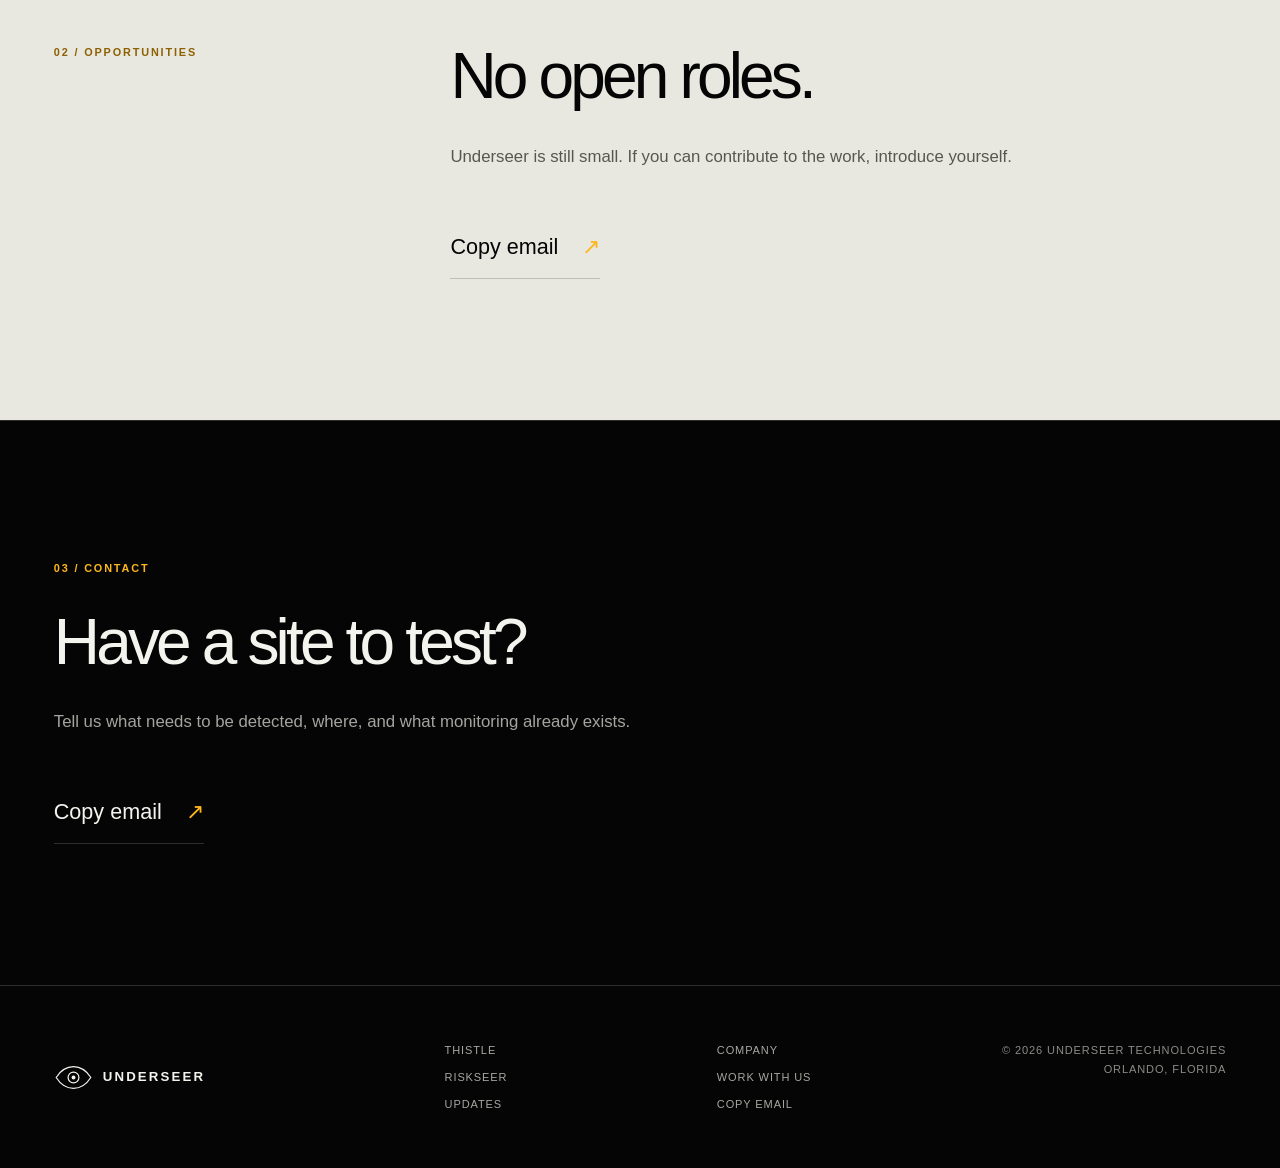
<file: work-with-us.html>
<!doctype html>
<html lang="en">
<head>
  <meta charset="utf-8">
  <meta name="viewport" content="width=device-width, initial-scale=1">
  <title>Work With Us | Underseer Technologies</title>
  <meta name="description" content="Work with Underseer on field testing, research, and technical integration.">
  <meta name="theme-color" content="#050505">
  <link rel="canonical" href="https://underseer-technologies.com/work-with-us.html">
  <link rel="icon" href="favicon.svg" type="image/svg+xml">
  <link rel="stylesheet" href="styles.css?v=20260718-1">
  <script src="script.js?v=20260716-3" defer></script>
</head>
<body class="interior-page">
  <a class="skip-link" href="#main">Skip to content</a>
  <header class="site-header is-scrolled" data-header>
    <a class="brand" href="index.html" aria-label="Underseer home"><svg class="brand-mark" viewBox="0 0 72 48" aria-hidden="true"><path d="M4 24C13 10 24 4 36 4s23 6 32 20c-9 14-20 20-32 20S13 38 4 24Z"/><circle cx="36" cy="24" r="10"/><circle class="brand-pupil" cx="36" cy="24" r="3.5"/></svg><span>Underseer</span></a>
    <button class="menu-toggle" type="button" aria-expanded="false" aria-controls="site-nav" data-menu-toggle><span>Menu</span><i aria-hidden="true"></i></button>
    <nav class="site-nav" id="site-nav" aria-label="Primary navigation" data-nav><a href="index.html#products">Products</a><a href="index.html#updates">Updates</a><a class="mobile-nav-link" href="company.html">Company</a><a class="mobile-nav-link" href="work-with-us.html">Work with us</a></nav>
    <div class="company-menu" data-company-menu><button class="company-toggle" type="button" aria-expanded="false" aria-controls="company-dropdown" data-company-toggle>Company <span aria-hidden="true">+</span></button><div class="company-dropdown" id="company-dropdown" data-company-dropdown><div><span>Company</span><a href="company.html">About Underseer</a><a href="company.html#programs">Programs</a><a href="company.html#contact">Contact</a></div><div><span>Work with us</span><a href="work-with-us.html">Partners &amp; pilots</a><a href="#opportunities">Opportunities</a></div></div></div>
  </header>

  <main id="main">
    <section class="page-hero work-hero">
      <div class="section-label">Work with us</div>
      <h1>Put it in the field.</h1>
      <p>We work with site operators, research teams, and technical partners.</p>
    </section>

    <section class="collaboration section-pad" aria-labelledby="collaboration-title">
      <div class="section-label">01 / Collaboration</div>
      <h2 id="collaboration-title">Where we need partners.</h2>
      <div class="collaboration-grid">
        <article><span>01</span><h3>Pilot sites</h3><p>Real sites with clear detection requirements and room to measure results.</p></article>
        <article><span>02</span><h3>Research and testing</h3><p>Signal characterization, instrumentation, deployment, and independent evaluation.</p></article>
        <article><span>03</span><h3>Technical partners</h3><p>Teams working in monitoring hardware, communications, or infrastructure.</p></article>
      </div>
    </section>

    <section class="opportunities section-pad" id="opportunities">
      <div class="section-label">02 / Opportunities</div>
      <div><h2>No open roles.</h2><p>Underseer is still small. If you can contribute to the work, introduce yourself.</p><button class="contact-link" type="button" data-copy-email="silaspowersw2@gmail.com">Copy email <span aria-hidden="true">↗</span></button></div>
    </section>

    <section class="contact-band section-pad">
      <div class="section-label">03 / Contact</div><h2>Have a site to test?</h2><p>Tell us what needs to be detected, where, and what monitoring already exists.</p><button class="contact-link" type="button" data-copy-email="silaspowersw2@gmail.com">Copy email <span aria-hidden="true">↗</span></button>
    </section>
  </main>

  <footer class="site-footer"><a class="brand footer-brand" href="index.html"><svg class="brand-mark" viewBox="0 0 72 48" aria-hidden="true"><path d="M4 24C13 10 24 4 36 4s23 6 32 20c-9 14-20 20-32 20S13 38 4 24Z"/><circle cx="36" cy="24" r="10"/><circle class="brand-pupil" cx="36" cy="24" r="3.5"/></svg><span>Underseer</span></a><div class="footer-links"><a href="thistle.html">Thistle</a><a href="riskseer.html">Riskseer</a><a href="index.html#updates">Updates</a></div><div class="footer-links"><a href="company.html">Company</a><a href="work-with-us.html">Work with us</a><button type="button" data-copy-email="silaspowersw2@gmail.com">Copy email</button></div><p class="copyright">© 2026 Underseer Technologies<br>Orlando, Florida</p></footer>
</body>
</html>
</file>
<file: styles.css>
:root {
  color-scheme: dark;
  --black: #050505;
  --near-black: #0a0a0a;
  --panel: #101110;
  --white: #f4f4ef;
  --gray: #a4a5a0;
  --dim: #74756f;
  --line: rgba(255, 255, 255, .16);
  --line-dark: rgba(0, 0, 0, .18);
  --signal: #feb71b;
  --pad: clamp(22px, 4.2vw, 72px);
}

* { box-sizing: border-box; }
html { scroll-behavior: smooth; scroll-padding-top: 76px; }
body { margin: 0; color: var(--white); background: var(--black); font-family: Arial, Helvetica, sans-serif; -webkit-font-smoothing: antialiased; }
body.menu-open { overflow: hidden; }
a { color: inherit; }
button { font: inherit; }
.skip-link { position: fixed; top: 8px; left: 8px; z-index: 100; padding: 10px 14px; color: var(--black); background: var(--signal); transform: translateY(-150%); }
.skip-link:focus { transform: translateY(0); }

.site-header { position: fixed; inset: 0 0 auto; z-index: 50; display: grid; grid-template-columns: 1fr auto 1fr; min-height: 76px; padding: 0 var(--pad); align-items: center; border-bottom: 1px solid transparent; transition: background .25s, border-color .25s; }
.site-header.is-scrolled { background: rgba(5, 5, 5, .92); border-color: var(--line); backdrop-filter: blur(16px); }
.brand { display: inline-flex; width: max-content; gap: 10px; align-items: center; color: var(--white); font-size: .83rem; font-weight: 800; letter-spacing: .16em; text-decoration: none; text-transform: uppercase; }
.brand-mark { width: 39px; height: 27px; overflow: visible; fill: none; stroke: currentColor; stroke-width: 2.2; }
.brand-pupil { fill: currentColor; stroke: none; }
.site-nav { display: flex; gap: clamp(20px, 3vw, 46px); grid-column: 2; }
.site-nav a { position: relative; padding: 27px 0 25px; color: #d1d1cc; font-size: .72rem; letter-spacing: .08em; text-decoration: none; text-transform: uppercase; }
.site-nav a::after { position: absolute; right: 0; bottom: 20px; left: 0; height: 1px; content: ""; background: var(--signal); transform: scaleX(0); transform-origin: right; transition: transform .25s; }
.site-nav a:hover::after, .site-nav a:focus-visible::after { transform: scaleX(1); transform-origin: left; }
.mobile-nav-link { display: none; }
.company-menu { position: relative; grid-column: 3; justify-self: end; }
.company-toggle { display: flex; gap: 9px; padding: 27px 0 25px; color: #d1d1cc; border: 0; background: transparent; cursor: pointer; font-size: .72rem; letter-spacing: .08em; text-transform: uppercase; }
.company-toggle span { color: var(--signal); transition: transform .2s; }
.company-dropdown { position: absolute; top: calc(100% - 8px); right: 0; display: grid; width: min(560px, calc(100vw - 44px)); padding: 28px; grid-template-columns: 1fr 1fr; gap: 36px; opacity: 0; visibility: hidden; border: 1px solid var(--line); background: rgba(10,10,10,.98); box-shadow: 0 20px 55px rgba(0,0,0,.38); transform: translateY(-8px); transition: opacity .2s, transform .2s, visibility .2s; }
.company-dropdown > div { display: grid; align-content: start; }
.company-dropdown > div > span { margin-bottom: 17px; color: var(--signal); font-size: .61rem; font-weight: 700; letter-spacing: .15em; text-transform: uppercase; }
.company-dropdown a { padding: 13px 0; color: var(--white); border-top: 1px solid var(--line); font-size: .9rem; text-decoration: none; }
.company-dropdown a:hover, .company-dropdown a:focus-visible { color: var(--signal); }
.company-menu:hover .company-dropdown, .company-menu:focus-within .company-dropdown, .company-menu.is-open .company-dropdown { opacity: 1; visibility: visible; transform: translateY(0); }
.company-menu:hover .company-toggle span, .company-menu:focus-within .company-toggle span, .company-menu.is-open .company-toggle span { transform: rotate(45deg); }
.menu-toggle { display: none; color: var(--white); border: 0; background: transparent; }

.hero { position: relative; display: grid; min-height: 100svh; padding: 150px var(--pad) 34px; grid-template-columns: minmax(0, 1fr) minmax(270px, 35vw); grid-template-rows: 1fr auto; overflow: hidden; border-bottom: 1px solid var(--line); }
.hero-field { position: absolute; inset: 0; overflow: hidden; opacity: .78; background: radial-gradient(circle at 70% 48%, rgba(39, 65, 56, .42), transparent 22%), radial-gradient(circle at 35% 100%, rgba(70, 48, 14, .25), transparent 35%), linear-gradient(135deg, #111715 0%, #050505 58%); }
.hero-field::before { position: absolute; inset: 0; content: ""; opacity: .22; background-image: linear-gradient(rgba(255,255,255,.12) 1px, transparent 1px), linear-gradient(90deg, rgba(255,255,255,.12) 1px, transparent 1px); background-size: 70px 70px; mask-image: linear-gradient(to bottom, black, transparent 85%); }
.hero-field::after { position: absolute; inset: 0; content: ""; background: linear-gradient(90deg, transparent 0 65%, rgba(5,5,5,.15)), linear-gradient(0deg, rgba(5,5,5,.8), transparent 45%); }
.scan-line { position: absolute; top: -20%; right: 20%; width: 1px; height: 145%; background: linear-gradient(transparent, rgba(254,183,27,.85), transparent); transform: rotate(32deg); box-shadow: 70px 0 rgba(255,255,255,.14), 140px 0 rgba(255,255,255,.07); }
.signal { position: absolute; width: 10px; height: 10px; border: 1px solid var(--signal); border-radius: 50%; }
.signal::before, .signal::after { position: absolute; top: 50%; left: 50%; content: ""; border: 1px solid rgba(254,183,27,.35); border-radius: 50%; transform: translate(-50%,-50%); animation: pulse 3.8s ease-out infinite; }
.signal::before { width: 65px; height: 65px; }
.signal::after { width: 125px; height: 125px; animation-delay: .7s; }
.signal-one { top: 34%; right: 23%; }
.signal-two { top: 66%; right: 43%; transform: scale(.7); }
.signal-three { top: 48%; right: 8%; transform: scale(.5); }
@keyframes pulse { 0%,20% { opacity: 0; transform: translate(-50%,-50%) scale(.35); } 55% { opacity: .8; } 100% { opacity: 0; transform: translate(-50%,-50%) scale(1.5); } }
.hero-copy { position: relative; z-index: 2; align-self: end; padding-bottom: clamp(40px, 9vh, 100px); }
.eyebrow { display: flex; gap: 13px; align-items: center; margin: 0 0 26px; color: var(--signal); font-size: .72rem; font-weight: 700; letter-spacing: .16em; text-transform: uppercase; }
.eyebrow span { width: 35px; height: 1px; background: currentColor; }
h1, h2, h3, p { text-wrap: balance; }
h1 { max-width: 9.5ch; margin: 0; font-size: clamp(4.3rem, 9vw, 9.5rem); font-weight: 500; letter-spacing: -.075em; line-height: .83; }
.hero-bottom { display: grid; max-width: 820px; margin-top: 50px; grid-template-columns: minmax(250px, 520px) auto; gap: 38px; align-items: end; }
.hero-bottom p { margin: 0; color: #c2c4be; font-size: clamp(1rem, 1.5vw, 1.2rem); line-height: 1.6; }
.text-link { display: inline-flex; gap: 18px; align-items: center; padding-bottom: 8px; border-bottom: 1px solid rgba(255,255,255,.5); font-size: .72rem; letter-spacing: .1em; text-decoration: none; text-transform: uppercase; white-space: nowrap; }
.text-link span { color: var(--signal); font-size: 1rem; }
.hero-logo { position: relative; z-index: 2; width: min(100%, 450px); aspect-ratio: 1; align-self: center; justify-self: end; overflow: hidden; border: 1px solid var(--line); background: #050505; }
.hero-logo::after { position: absolute; inset: 14px; content: ""; pointer-events: none; border: 1px solid rgba(255,255,255,.08); }
.hero-logo img { display: block; width: 100%; height: 100%; padding: clamp(12px, 2vw, 32px); object-fit: contain; }
.hero-meta { position: relative; z-index: 2; display: flex; gap: 25px; grid-column: 1 / -1; padding-top: 25px; justify-content: space-between; border-top: 1px solid var(--line); color: #8d8f89; font-size: .66rem; letter-spacing: .12em; text-transform: uppercase; }

.section-pad { padding: clamp(88px, 11vw, 170px) var(--pad); }
.section-label { color: var(--signal); font-size: .68rem; font-weight: 700; letter-spacing: .17em; text-transform: uppercase; }
.mission { display: grid; grid-template-columns: .65fr 1.35fr; gap: 50px; }
.mission-copy h2, .products-head h2, .stack-heading h2, .approach-intro h2, .company-copy h2 { margin: 0; font-size: clamp(2.7rem, 5.4vw, 6.2rem); font-weight: 500; letter-spacing: -.06em; line-height: .94; }
.mission-copy > p { max-width: 720px; margin: 34px 0 0; color: var(--gray); font-size: 1.05rem; line-height: 1.75; }
.mission-principles { display: grid; grid-column: 1 / -1; grid-template-columns: repeat(3,1fr); margin-top: 70px; border-top: 1px solid var(--line); border-left: 1px solid var(--line); }
.mission-principles article { min-height: 290px; padding: 28px; border-right: 1px solid var(--line); border-bottom: 1px solid var(--line); }
.mission-principles span { color: var(--signal); font-size: .7rem; }
.mission-principles h3 { margin: 100px 0 15px; font-size: 1.3rem; font-weight: 600; }
.mission-principles p { margin: 0; color: var(--gray); font-size: .93rem; line-height: 1.6; }

.products { color: var(--black); background: #e8e8e1; }
.products-head { display: grid; grid-template-columns: 1.5fr .7fr; gap: 80px; align-items: end; }
.products-head .section-label { margin-bottom: 34px; color: #8d6000; }
.products-head > p { max-width: 440px; margin: 0 0 8px; color: #555750; line-height: 1.7; }
.product-switcher { display: grid; grid-template-columns: repeat(2,1fr); border-top: 1px solid var(--line-dark); border-bottom: 1px solid var(--line-dark); }
.product-tab { display: flex; gap: 22px; padding: 25px var(--pad); color: #686a64; border: 0; border-right: 1px solid var(--line-dark); background: transparent; cursor: pointer; font-size: .78rem; font-weight: 700; letter-spacing: .1em; text-align: left; text-transform: uppercase; }
.product-tab span { color: #969891; }
.product-tab.is-active { color: var(--black); background: #f7f7f1; }
.product-tab.is-active span { color: #9b6800; }
.product-panel { display: grid; min-height: 690px; grid-template-columns: 1.45fr .85fr; background: #f7f7f1; }
.product-panel[hidden] { display: none; }
.product-showcase + .product-showcase { border-top: 1px solid var(--line-dark); }
.product-visual { position: relative; min-height: 690px; overflow: hidden; border-right: 1px solid var(--line-dark); background: radial-gradient(circle at 60% 42%, rgba(254,183,27,.15), transparent 14%), linear-gradient(#151b18 0 62%, #23231f 62%); }
.product-visual::before { position: absolute; inset: 0; content: ""; opacity: .25; background-image: linear-gradient(rgba(255,255,255,.1) 1px, transparent 1px), linear-gradient(90deg, rgba(255,255,255,.1) 1px, transparent 1px); background-size: 58px 58px; }
.ground-line { position: absolute; right: 0; bottom: 37%; left: 0; height: 2px; background: rgba(254,183,27,.62); box-shadow: 0 14px rgba(255,255,255,.04), 0 28px rgba(255,255,255,.03); }
.node { position: absolute; bottom: 32%; width: 54px; height: 80px; border: 1px solid rgba(255,255,255,.5); background: #0a0c0b; }
.node::after { position: absolute; top: -17px; left: 50%; width: 1px; height: 16px; content: ""; background: var(--signal); }
.node i { position: absolute; top: 15px; left: 15px; width: 7px; height: 7px; border-radius: 50%; background: var(--signal); box-shadow: 0 0 14px rgba(254,183,27,.7); }
.node-a { left: 17%; }.node-b { left: 49%; }.node-c { left: 79%; }
.wake-rings { position: absolute; bottom: 42%; width: 12px; height: 12px; border: 1px solid var(--signal); border-radius: 50%; box-shadow: 0 0 0 40px rgba(254,183,27,.08), 0 0 0 80px rgba(254,183,27,.05), 0 0 0 120px rgba(254,183,27,.03); }
.wake-a { left: 25%; }.wake-b { left: 66%; transform: scale(.65); }
.visual-caption { position: absolute; right: 24px; bottom: 22px; color: rgba(255,255,255,.5); font-size: .62rem; letter-spacing: .12em; text-transform: uppercase; }
.product-copy { display: flex; padding: clamp(36px, 6vw, 80px); flex-direction: column; justify-content: flex-end; }
.product-type { margin: 0 0 auto; color: #966400; font-size: .68rem; font-weight: 700; letter-spacing: .14em; text-transform: uppercase; }
.product-copy h3 { margin: 80px 0 24px; font-size: clamp(3.3rem, 6vw, 6.5rem); font-weight: 500; letter-spacing: -.065em; line-height: .9; }
.product-lead { max-width: 510px; margin: 0 0 48px; color: #51534e; font-size: 1rem; line-height: 1.65; }
.product-copy dl { margin: 0; border-top: 1px solid var(--line-dark); }
.product-copy dl div { display: grid; grid-template-columns: 80px 1fr; gap: 22px; padding: 17px 0; border-bottom: 1px solid var(--line-dark); }
.product-copy dt { color: #8a8c86; font-size: .64rem; letter-spacing: .1em; text-transform: uppercase; }
.product-copy dd { margin: 0; color: #363833; font-size: .84rem; line-height: 1.45; }
.product-explore { display: inline-flex; width: max-content; gap: 18px; margin-top: 32px; padding-bottom: 8px; align-items: center; color: #282a26; border-bottom: 1px solid #777972; font-size: .68rem; font-weight: 700; letter-spacing: .1em; text-decoration: none; text-transform: uppercase; }
.product-explore span { color: #8d6000; font-size: .9rem; }
.product-explore:hover, .product-explore:focus-visible { color: #8d6000; }
.risk-visual { background: #0c0e0d; }
.risk-grid { position: absolute; inset: 13%; border: 1px solid rgba(255,255,255,.16); background-image: linear-gradient(rgba(255,255,255,.08) 1px, transparent 1px), linear-gradient(90deg, rgba(255,255,255,.08) 1px, transparent 1px); background-size: 42px 42px; }
.event { position: absolute; padding: 12px 14px; color: #d9d9d2; border: 1px solid rgba(255,255,255,.22); background: rgba(5,5,5,.78); font-size: .62rem; letter-spacing: .12em; }
.event-a { top: 25%; left: 20%; }.event-b { top: 46%; right: 15%; }.event-c { bottom: 23%; left: 32%; color: var(--signal); border-color: rgba(254,183,27,.48); }
.risk-pulse { position: absolute; top: 50%; left: 50%; width: 10px; height: 10px; border-radius: 50%; background: var(--signal); box-shadow: 0 0 0 30px rgba(254,183,27,.08), 0 0 0 65px rgba(254,183,27,.04), 0 0 30px rgba(254,183,27,.7); }

.thistle-carousel { background: #111714; }
.carousel-viewport { position: absolute; inset: 0; }
.carousel-slide { position: absolute; inset: 0; z-index: 1; margin: 0; overflow: hidden; opacity: 0; background: #111714; transition: opacity 900ms ease; pointer-events: none; }
.carousel-slide.is-active { z-index: 2; opacity: 1; }
.concept-visual { position: absolute; inset: 0; background: radial-gradient(circle at 60% 42%, rgba(254,183,27,.15), transparent 14%), linear-gradient(#151b18 0 62%, #23231f 62%); }
.carousel-slide img { display: block; width: 100%; height: 100%; object-fit: cover; filter: saturate(.72) contrast(1.04); }
.carousel-slide:nth-child(2) img { object-position: center 64%; }
.carousel-slide:nth-child(3) img { object-position: center 46%; }
.carousel-slide figcaption { position: absolute; right: 0; bottom: 0; left: 0; z-index: 3; display: grid; padding: 90px 24px 24px; background: linear-gradient(transparent, rgba(5,5,5,.94)); }
.carousel-slide figcaption span { margin-bottom: 10px; color: var(--signal); font-size: .62rem; font-weight: 700; letter-spacing: .14em; text-transform: uppercase; }
.carousel-slide figcaption strong { color: var(--white); font-size: 1rem; font-weight: 500; }
.carousel-status { position: absolute; inset: 0; z-index: 5; pointer-events: none; }
.carousel-status span { position: absolute; right: 20px; bottom: 20px; min-width: 72px; padding: 11px 13px; color: #c6c7c1; background: rgba(5,5,5,.78); font-size: .62rem; letter-spacing: .12em; text-align: center; backdrop-filter: blur(10px); }
.carousel-disclaimer { position: absolute; top: 22px; left: 22px; z-index: 5; max-width: 330px; margin: 0; padding: 11px 13px; color: #b8bab4; background: rgba(5,5,5,.78); font-size: .68rem; line-height: 1.45; backdrop-filter: blur(10px); }

.stack { background: var(--near-black); }
.stack-heading { display: grid; grid-template-columns: 1.35fr .65fr; gap: 70px; margin-top: 35px; align-items: end; }
.stack-heading p { max-width: 500px; margin: 0; color: var(--gray); line-height: 1.7; }
.stack-flow { display: grid; grid-template-columns: repeat(7,auto); gap: 20px; margin-top: 90px; align-items: center; }
.stack-flow > div { min-width: 165px; padding: 24px; border: 1px solid var(--line); }
.stack-flow span { display: block; margin-bottom: 58px; color: var(--signal); font-size: .67rem; }
.stack-flow strong { display: block; margin-bottom: 8px; font-size: .96rem; }
.stack-flow small { color: var(--gray); font-size: .76rem; line-height: 1.4; }
.stack-flow > i { color: #60615d; font-style: normal; }

.approach { display: grid; grid-template-columns: 1fr 1fr; color: var(--black); background: #d3d3cc; }
.approach-intro { position: sticky; top: 0; height: max-content; min-height: 100vh; }
.approach-intro .section-label { margin-bottom: 40px; color: #8d6000; }
.approach-intro > p { max-width: 650px; margin: 38px 0 0; color: #51534e; line-height: 1.75; }
.validation-steps { margin: 0; padding: 0; list-style: none; border-left: 1px solid var(--line-dark); }
.validation-steps li { display: grid; min-height: 25vh; padding: 45px var(--pad); grid-template-columns: 65px 1fr; gap: 24px; align-content: center; border-bottom: 1px solid var(--line-dark); }
.validation-steps li > span { color: #956400; font-size: .7rem; }
.validation-steps strong { display: block; margin-bottom: 14px; font-size: clamp(1.8rem,3vw,3.2rem); font-weight: 500; letter-spacing: -.04em; }
.validation-steps p { max-width: 470px; margin: 0; color: #5e605a; line-height: 1.6; }

.programs { color: var(--black); background: #efefe8; }
.programs-intro { display: grid; grid-template-columns: 1.3fr .7fr; gap: 70px; align-items: end; }
.programs-intro .section-label { grid-column: 1 / -1; color: #8d6000; }
.programs-intro h2 { max-width: 900px; margin: 32px 0 0; font-size: clamp(2.7rem, 5.4vw, 6.2rem); font-weight: 500; letter-spacing: -.06em; line-height: .94; }
.programs-intro > p { max-width: 500px; margin: 0; color: #555750; line-height: 1.7; }
.program-grid { display: grid; width: min(100%, 980px); grid-template-columns: repeat(2, minmax(0, 1fr)); gap: 1px; margin: 64px auto 0; background: var(--line-dark); border: 1px solid var(--line-dark); }
.program-card { display: grid; grid-template-rows: 170px auto; background: #f8f8f3; }
.program-logo { display: grid; min-height: 0; padding: 24px; place-items: center; border-bottom: 1px solid var(--line-dark); }
.program-logo img { display: block; width: auto; max-width: 190px; height: 100%; max-height: 120px; object-fit: contain; }
.program-logo-light { background: #fff; }
.program-logo-dark { background: #050505; }
.program-card-copy { padding: clamp(28px, 3vw, 42px); }
.program-card-copy > span { display: block; margin-bottom: 30px; color: #8d6000; font-size: .64rem; font-weight: 700; letter-spacing: .13em; text-transform: uppercase; }
.program-card h3 { margin: 0 0 14px; font-size: clamp(1.8rem, 2.5vw, 2.6rem); font-weight: 500; letter-spacing: -.045em; }
.program-card p { max-width: 390px; margin: 0; color: #555750; line-height: 1.6; }
.program-note { margin: 22px 0 0; color: #74766f; font-size: .66rem; letter-spacing: .04em; }

.updates { color: var(--black); background: #efefe8; }
.updates-head { display: grid; grid-template-columns: 1.4fr .6fr; gap: 70px; align-items: end; }
.updates-head .section-label { margin-bottom: 30px; color: #8d6000; }
.updates-head h2 { margin: 0; font-size: clamp(3rem, 6vw, 6.8rem); font-weight: 500; letter-spacing: -.06em; line-height: .92; }
.updates-head > p { margin: 0 0 8px; color: #5d5f59; line-height: 1.7; }
.update-grid { display: grid; margin-top: 70px; grid-template-columns: 1.35fr .825fr .825fr; border-top: 1px solid var(--line-dark); border-left: 1px solid var(--line-dark); }
.update-card { min-height: 480px; border-right: 1px solid var(--line-dark); border-bottom: 1px solid var(--line-dark); background: #f8f8f3; }
.update-featured { display: grid; grid-template-rows: 280px auto; }
.update-image { overflow: hidden; border-bottom: 1px solid var(--line-dark); background: #111; }
.update-image img { display: block; width: 100%; height: 100%; object-fit: cover; object-position: center 38%; filter: saturate(.8) contrast(1.03); }
.update-copy { display: flex; height: 100%; padding: clamp(26px, 3vw, 42px); flex-direction: column; }
.update-copy > span { color: #8d6000; font-size: .63rem; font-weight: 700; letter-spacing: .13em; text-transform: uppercase; }
.update-copy h3 { margin: 40px 0 18px; font-size: clamp(1.7rem, 2.5vw, 2.8rem); font-weight: 500; letter-spacing: -.045em; line-height: 1.02; }
.update-copy p { margin: 0 0 40px; color: #585a54; line-height: 1.65; }
.update-copy a { width: max-content; margin-top: auto; padding-bottom: 6px; color: #282a26; border-bottom: 1px solid #777972; font-size: .68rem; font-weight: 700; letter-spacing: .1em; text-decoration: none; text-transform: uppercase; }
.update-copy a:hover { color: #8d6000; }

.interior-page { background: var(--black); }
.page-hero { min-height: 78svh; padding: clamp(160px, 18vw, 260px) var(--pad) clamp(90px, 10vw, 150px); border-bottom: 1px solid var(--line); background: radial-gradient(circle at 75% 35%, rgba(39,65,56,.34), transparent 25%), linear-gradient(135deg,#101513,#050505 65%); }
.page-hero h1 { max-width: 11ch; margin-top: 42px; }
.page-hero > p { max-width: 680px; margin: 50px 0 0; color: #babcb6; font-size: clamp(1.1rem, 1.8vw, 1.35rem); line-height: 1.65; }
.work-hero h1 { max-width: 10ch; }
.company-overview { display: grid; grid-template-columns: .45fr 1.2fr .55fr; gap: clamp(35px, 6vw, 90px); align-items: start; }
.company-overview h2, .collaboration > h2, .opportunities h2, .contact-band h2 { margin: 0; font-size: clamp(2.8rem, 5vw, 5.8rem); font-weight: 500; letter-spacing: -.06em; line-height: .95; }
.company-overview > div > p { max-width: 720px; margin: 35px 0 0; color: var(--gray); font-size: 1.05rem; line-height: 1.75; }
.company-facts { margin: 0; border-top: 1px solid var(--line); }
.company-facts div { padding: 20px 0; border-bottom: 1px solid var(--line); }
.company-facts dt { margin-bottom: 8px; color: var(--dim); font-size: .62rem; letter-spacing: .13em; text-transform: uppercase; }
.company-facts dd { margin: 0; font-size: .9rem; }
.collaboration { background: var(--near-black); }
.collaboration > h2 { max-width: 900px; margin-top: 38px; }
.collaboration-grid { display: grid; margin-top: 80px; grid-template-columns: repeat(3,1fr); border-top: 1px solid var(--line); border-left: 1px solid var(--line); }
.collaboration-grid article { min-height: 330px; padding: 30px; border-right: 1px solid var(--line); border-bottom: 1px solid var(--line); }
.collaboration-grid span { color: var(--signal); font-size: .68rem; }
.collaboration-grid h3 { margin: 100px 0 16px; font-size: 1.55rem; font-weight: 500; }
.collaboration-grid p { margin: 0; color: var(--gray); line-height: 1.65; }
.opportunities { display: grid; grid-template-columns: .55fr 1.45fr; gap: clamp(40px, 8vw, 120px); color: var(--black); background: #e8e8e1; }
.opportunities .section-label { color: #8d6000; }
.opportunities p { max-width: 720px; margin: 35px 0 45px; color: #555750; font-size: 1.05rem; line-height: 1.75; }
.contact-band { border-top: 1px solid var(--line); }
.contact-band h2 { max-width: 900px; margin-top: 38px; }
.contact-band > p { max-width: 680px; margin: 35px 0 45px; color: var(--gray); font-size: 1.05rem; line-height: 1.7; }
.contact-link { display: inline-flex; width: max-content; gap: 24px; align-items: center; padding: 18px 0; color: var(--white); border: 0; border-bottom: 1px solid var(--line); background: transparent; cursor: pointer; font-size: clamp(1rem, 2vw, 1.35rem); text-decoration: none; }
.opportunities .contact-link { color: var(--black); border-color: var(--line-dark); }
.contact-link span { color: var(--signal); }
.copy-toast { position: fixed; right: 24px; bottom: 24px; z-index: 100; padding: 15px 20px; color: var(--black); opacity: 0; visibility: hidden; background: var(--signal); box-shadow: 0 14px 40px rgba(0,0,0,.35); font-size: .72rem; font-weight: 800; letter-spacing: .11em; text-transform: uppercase; transform: translateY(14px); transition: opacity .2s, transform .2s, visibility .2s; }
.copy-toast.is-visible { opacity: 1; visibility: visible; transform: translateY(0); }

.product-detail-hero { display: grid; min-height: 100svh; padding: 140px var(--pad) 54px; grid-template-columns: minmax(0, 1fr) minmax(360px, 42vw); gap: clamp(45px, 7vw, 110px); align-items: center; overflow: hidden; border-bottom: 1px solid var(--line); background: radial-gradient(circle at 74% 40%, rgba(39,65,56,.38), transparent 25%), linear-gradient(135deg,#101513,#050505 68%); }
.product-detail-hero h1 { max-width: 9ch; margin: 38px 0 0; font-size: clamp(4.2rem, 8.5vw, 9rem); font-weight: 500; letter-spacing: -.075em; line-height: .84; }
.product-detail-hero-copy > p { max-width: 700px; margin: 42px 0 0; color: #babcb6; font-size: clamp(1.05rem, 1.7vw, 1.3rem); line-height: 1.65; }
.product-detail-meta { display: flex; margin-top: 50px; flex-wrap: wrap; border-top: 1px solid var(--line); }
.product-detail-meta span { padding: 16px 24px 0 0; margin-right: 24px; color: #898b85; font-size: .63rem; font-weight: 700; letter-spacing: .13em; text-transform: uppercase; }
.product-detail-image { position: relative; width: 100%; margin: 0; aspect-ratio: 4 / 5; overflow: hidden; border: 1px solid var(--line); background: #111714; }
.product-detail-image::after { position: absolute; inset: 14px; content: ""; pointer-events: none; border: 1px solid rgba(255,255,255,.08); }
.product-detail-image img { display: block; width: 100%; height: 100%; object-fit: cover; object-position: center 60%; filter: saturate(.72) contrast(1.04); }
.product-detail-image figcaption { position: absolute; right: 0; bottom: 0; left: 0; z-index: 2; padding: 70px 22px 22px; color: #b8bab4; background: linear-gradient(transparent,rgba(5,5,5,.92)); font-size: .63rem; letter-spacing: .1em; line-height: 1.5; text-transform: uppercase; }
.product-detail-visual { position: relative; width: 100%; min-height: 620px; overflow: hidden; border: 1px solid var(--line); background: #0c0e0d; }
.product-detail-visual::before { position: absolute; inset: 14px; z-index: 2; content: ""; pointer-events: none; border: 1px solid rgba(255,255,255,.08); }
.detail-section { padding: clamp(88px, 11vw, 170px) var(--pad); }
.detail-intro, .detail-status { display: grid; grid-template-columns: .55fr 1.45fr; gap: clamp(40px, 8vw, 120px); }
.detail-intro h2, .detail-flow h2, .detail-use h2, .detail-status h2, .product-next h2 { max-width: 920px; margin: 0; font-size: clamp(2.8rem, 5.5vw, 6.4rem); font-weight: 500; letter-spacing: -.06em; line-height: .94; }
.detail-intro-copy > p, .detail-status-copy > p { max-width: 780px; margin: 34px 0 0; color: var(--gray); font-size: 1.05rem; line-height: 1.75; }
.detail-facts { display: grid; grid-column: 1 / -1; grid-template-columns: repeat(3,1fr); margin-top: 78px; border-top: 1px solid var(--line); border-left: 1px solid var(--line); }
.detail-facts article { min-height: 270px; padding: 28px; border-right: 1px solid var(--line); border-bottom: 1px solid var(--line); }
.detail-facts span, .detail-flow-grid span, .detail-use-grid span { color: var(--signal); font-size: .68rem; }
.detail-facts h3, .detail-flow-grid h3, .detail-use-grid h3 { margin: 82px 0 15px; font-size: 1.35rem; font-weight: 500; }
.detail-facts p, .detail-flow-grid p, .detail-use-grid p { margin: 0; color: var(--gray); line-height: 1.65; }
.detail-flow { background: var(--near-black); }
.detail-flow-head { display: grid; grid-template-columns: 1.3fr .7fr; gap: 70px; align-items: end; }
.detail-flow-head .section-label { grid-column: 1 / -1; }
.detail-flow-head > p { max-width: 520px; margin: 0; color: var(--gray); line-height: 1.7; }
.detail-flow-grid { display: grid; grid-template-columns: repeat(4,1fr); margin-top: 80px; border-top: 1px solid var(--line); border-left: 1px solid var(--line); }
.detail-flow-grid article { min-height: 310px; padding: 28px; border-right: 1px solid var(--line); border-bottom: 1px solid var(--line); }
.detail-use { color: var(--black); background: #e8e8e1; }
.detail-use .section-label { color: #8d6000; }
.detail-use h2 { margin-top: 38px; }
.detail-use-grid { display: grid; grid-template-columns: repeat(3,1fr); margin-top: 78px; border-top: 1px solid var(--line-dark); border-left: 1px solid var(--line-dark); }
.detail-use-grid article { min-height: 300px; padding: 28px; border-right: 1px solid var(--line-dark); border-bottom: 1px solid var(--line-dark); }
.detail-use-grid span { color: #8d6000; }
.detail-use-grid p { color: #555750; }
.detail-status-note { max-width: 780px; margin-top: 44px; padding-top: 24px; border-top: 1px solid var(--line); color: #898b85; font-size: .76rem; letter-spacing: .04em; line-height: 1.65; }
.product-next { display: grid; grid-template-columns: 1.2fr .8fr; gap: 70px; align-items: end; color: var(--black); background: var(--signal); }
.product-next .section-label { color: #5d4100; }
.product-next h2 { max-width: 760px; margin-top: 34px; }
.product-next-actions { display: grid; gap: 20px; justify-items: start; }
.product-next .contact-link { color: var(--black); border-color: rgba(0,0,0,.35); }
.product-next .contact-link span { color: #5d4100; }
.product-next-secondary { color: #3e2c00; font-size: .72rem; font-weight: 700; letter-spacing: .1em; text-decoration: none; text-transform: uppercase; }
.product-next-secondary:hover, .product-next-secondary:focus-visible { color: var(--black); text-decoration: underline; }

.company { display: grid; min-height: auto; grid-template-columns: minmax(300px, 420px) minmax(0, 1fr); gap: clamp(55px, 8vw, 110px); align-items: start; overflow: hidden; }
.company.section-pad { padding-top: clamp(90px, 8vw, 125px); padding-bottom: clamp(90px, 8vw, 125px); }
.founder-card { width: 100%; margin: 0; }
.founder-portrait { aspect-ratio: 4 / 5; overflow: hidden; border: 1px solid var(--line); background: #101110; }
.founder-portrait img { display: block; width: 100%; height: 100%; object-fit: cover; object-position: center 34%; filter: saturate(.82) contrast(1.03); transform: scale(1.28); transform-origin: center 34%; }
.founder-card figcaption { display: flex; padding: 20px 0; justify-content: space-between; border-bottom: 1px solid var(--line); color: var(--gray); font-size: .68rem; letter-spacing: .11em; text-transform: uppercase; }
.founder-card figcaption strong { color: var(--white); font-weight: 700; }
.company-copy .section-label { margin-bottom: 40px; }
.company-copy h2 { max-width: 760px; font-size: clamp(3.2rem, 5vw, 5.5rem); }
.company-copy > p { max-width: 700px; margin: 28px 0; color: var(--gray); line-height: 1.7; }
.company-copy blockquote { max-width: 760px; margin: 28px 0 0; padding: 22px 0; border-top: 1px solid var(--line); border-bottom: 1px solid var(--line); font-size: clamp(1.25rem, 1.9vw, 1.8rem); letter-spacing: -.02em; line-height: 1.4; }
.company-copy blockquote span, .founder-bio > span { display: block; margin-bottom: 15px; color: var(--signal); font-size: .64rem; font-weight: 700; letter-spacing: .14em; text-transform: uppercase; }
.founder-bio { display: grid; grid-template-columns: 90px 1fr; gap: 24px; max-width: 760px; padding: 22px 0; border-bottom: 1px solid var(--line); }
.founder-bio p { margin: 0; color: var(--gray); line-height: 1.7; }
.founder-links { display: grid; max-width: 760px; grid-template-columns: 1fr 1fr; border-bottom: 1px solid var(--line); }
.founder-links a, .founder-links button { display: grid; gap: 8px; padding: 18px 0; color: var(--white); border: 0; background: transparent; cursor: pointer; font-size: .82rem; text-align: left; text-decoration: none; }
.founder-links > * + * { padding-left: 28px; border-left: 1px solid var(--line); }
.founder-links a:hover, .founder-links button:hover { color: var(--signal); }
.founder-links span { color: var(--dim); font-size: .62rem; font-weight: 700; letter-spacing: .13em; text-transform: uppercase; }
.company-status { display: inline-flex; gap: 11px; align-items: center; color: #c3c4bf; font-size: .68rem; letter-spacing: .12em; text-transform: uppercase; }
.company-status span { width: 7px; height: 7px; border-radius: 50%; background: var(--signal); box-shadow: 0 0 12px rgba(254,183,27,.6); }
.company .company-status { margin-top: 24px; }

.site-footer { display: grid; padding: 55px var(--pad); grid-template-columns: 1.5fr 1fr 1fr 1fr; gap: 35px; border-top: 1px solid var(--line); color: #8c8d88; font-size: .69rem; letter-spacing: .08em; line-height: 1.7; text-transform: uppercase; }
.footer-brand { color: var(--white); }
.site-footer p { margin: 0; }
.footer-links { display: grid; gap: 8px; align-content: start; }
.footer-links a, .footer-links button { width: max-content; padding: 0; color: #a7a8a2; border: 0; background: transparent; cursor: pointer; font: inherit; letter-spacing: inherit; text-decoration: none; text-transform: inherit; }
.footer-links a:hover, .footer-links button:hover { color: var(--signal); }
.copyright { text-align: right; }

@media (max-width: 960px) {
  .site-header { grid-template-columns: 1fr auto; }
  .menu-toggle { display: flex; z-index: 2; gap: 12px; align-items: center; grid-column: 2; cursor: pointer; font-size: .7rem; letter-spacing: .1em; text-transform: uppercase; }
  .menu-toggle i, .menu-toggle i::after { display: block; width: 22px; height: 1px; content: ""; background: currentColor; transition: transform .2s; }
  .menu-toggle i::after { transform: translateY(6px); }
  .menu-toggle[aria-expanded="true"] i { transform: rotate(45deg); }.menu-toggle[aria-expanded="true"] i::after { transform: rotate(-90deg); }
  .site-nav { position: fixed; inset: 0; display: flex; padding: 120px var(--pad) 50px; align-items: flex-start; flex-direction: column; gap: 0; background: #050505; transform: translateX(100%); transition: transform .3s ease; }
  .site-nav.is-open { transform: translateX(0); }
  .site-nav a { width: 100%; padding: 22px 0; border-bottom: 1px solid var(--line); font-size: 1.2rem; }
  .mobile-nav-link { display: block; }
  .company-menu { display: none; }
  .hero { grid-template-columns: 1fr; }
  .hero-logo { display: none; }
  .mission { grid-template-columns: 1fr; }
  .mission-principles { grid-template-columns: 1fr; }
  .mission-principles article { min-height: 220px; }.mission-principles h3 { margin-top: 60px; }
  .products-head, .product-panel, .stack-heading, .approach, .programs-intro, .company, .updates-head, .company-overview, .opportunities, .product-detail-hero, .detail-intro, .detail-status, .detail-flow-head, .product-next { grid-template-columns: 1fr; }
  .product-visual { min-height: 500px; border-right: 0; border-bottom: 1px solid var(--line-dark); }
  .product-detail-hero { min-height: auto; padding-top: 130px; }
  .product-detail-image, .product-detail-visual { width: min(100%, 660px); min-height: 560px; justify-self: start; }
  .detail-flow-grid { grid-template-columns: repeat(2,1fr); }
  .detail-facts, .detail-use-grid { grid-template-columns: 1fr; }
  .detail-facts article, .detail-use-grid article { min-height: 230px; }
  .product-next-actions { margin-top: 20px; }
  .stack-flow { grid-template-columns: 1fr; }.stack-flow > i { transform: rotate(90deg); justify-self: center; }
  .approach-intro { position: static; min-height: auto; }
  .validation-steps { border-top: 1px solid var(--line-dark); border-left: 0; }
  .program-logo { min-height: 0; }
  .founder-card { width: min(100%, 500px); }
  .update-grid { grid-template-columns: 1fr 1fr; }
  .update-featured { grid-column: 1 / -1; }
  .collaboration-grid { grid-template-columns: 1fr; }
  .collaboration-grid article { min-height: 250px; }
  .collaboration-grid h3 { margin-top: 60px; }
  .site-footer { grid-template-columns: repeat(2,1fr); }.copyright { text-align: left; }
}

@media (max-width: 640px) {
  html { scroll-padding-top: 68px; }
  .site-header { min-height: 68px; }
  .brand { font-size: .72rem; }.brand-mark { width: 32px; }
  .hero { min-height: 760px; padding-top: 120px; }
  h1 { font-size: clamp(4rem, 21vw, 6.2rem); }
  .hero-bottom { display: block; }.hero-bottom .text-link { margin-top: 30px; }
  .hero-meta { gap: 13px; align-items: flex-start; flex-direction: column; }
  .products-head { gap: 35px; }
  .product-switcher { grid-template-columns: 1fr; }
  .product-tab { border-right: 0; border-bottom: 1px solid var(--line-dark); }
  .product-visual { min-height: 390px; }
  .program-grid { grid-template-columns: 1fr; }
  .update-grid { grid-template-columns: 1fr; }
  .update-featured { grid-column: auto; }
  .page-hero { min-height: 680px; padding-top: 150px; }
  .page-hero h1 { font-size: clamp(4rem, 20vw, 6rem); }
  .program-card { min-height: auto; }
  .carousel-disclaimer { top: 16px; left: 16px; max-width: calc(100% - 150px); font-size: .62rem; }
  .carousel-status span { right: 14px; bottom: 14px; }
  .founder-bio { grid-template-columns: 1fr; gap: 0; }
  .founder-links { grid-template-columns: 1fr; }
  .founder-links > * + * { padding-left: 0; border-top: 1px solid var(--line); border-left: 0; }
  .node { width: 38px; height: 60px; }
  .product-copy h3 { margin-top: 70px; }
  .product-copy dl div { grid-template-columns: 65px 1fr; }
  .product-detail-hero { padding-top: 110px; }
  .product-detail-hero h1 { font-size: clamp(4rem, 20vw, 6rem); }
  .product-detail-meta { align-items: flex-start; flex-direction: column; }
  .product-detail-meta span { width: 100%; margin-right: 0; }
  .product-detail-image { min-height: 0; }
  .product-detail-visual { min-height: 430px; }
  .detail-flow-grid { grid-template-columns: 1fr; }
  .detail-flow-grid article { min-height: 250px; }
  .detail-flow-head { gap: 35px; }
  .site-footer { grid-template-columns: 1fr; }
}

@media (prefers-reduced-motion: reduce) {
  html { scroll-behavior: auto; }
  *, *::before, *::after { animation-duration: .01ms !important; animation-iteration-count: 1 !important; transition-duration: .01ms !important; }
}
</file>
